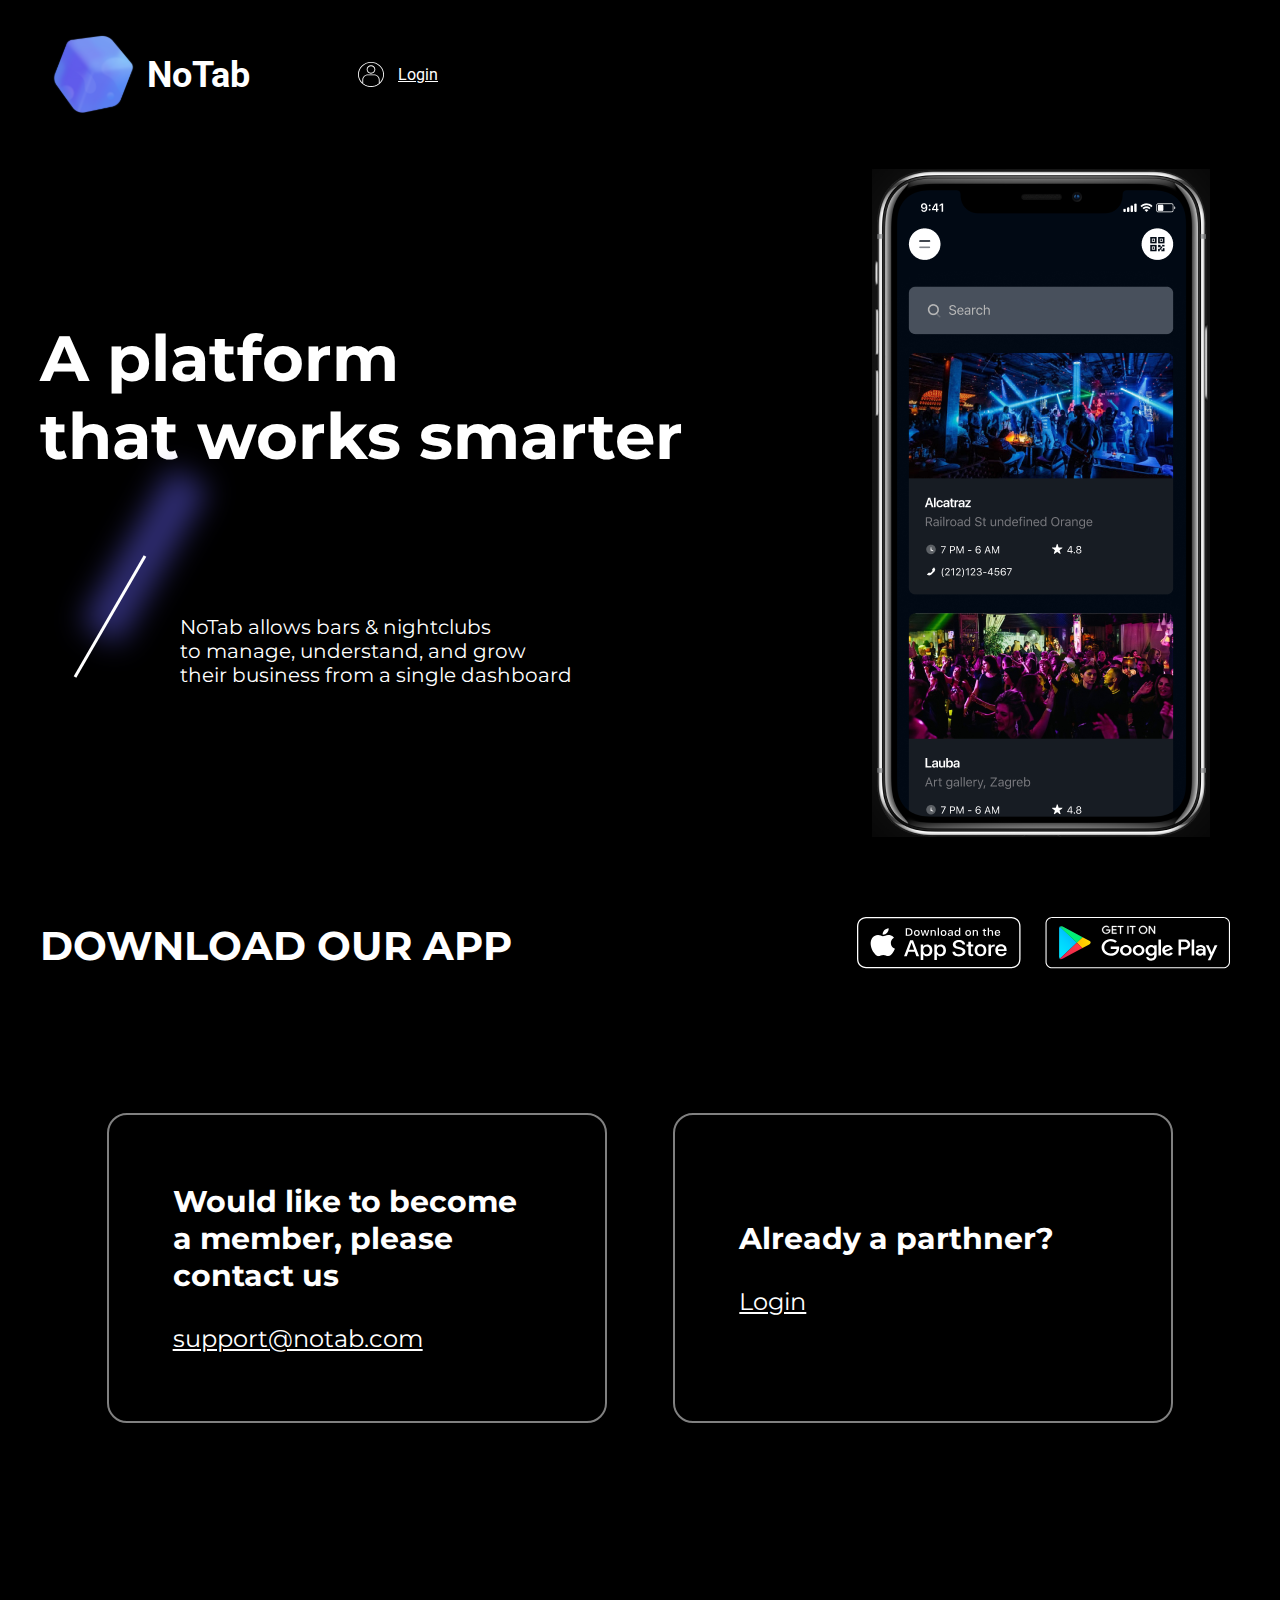
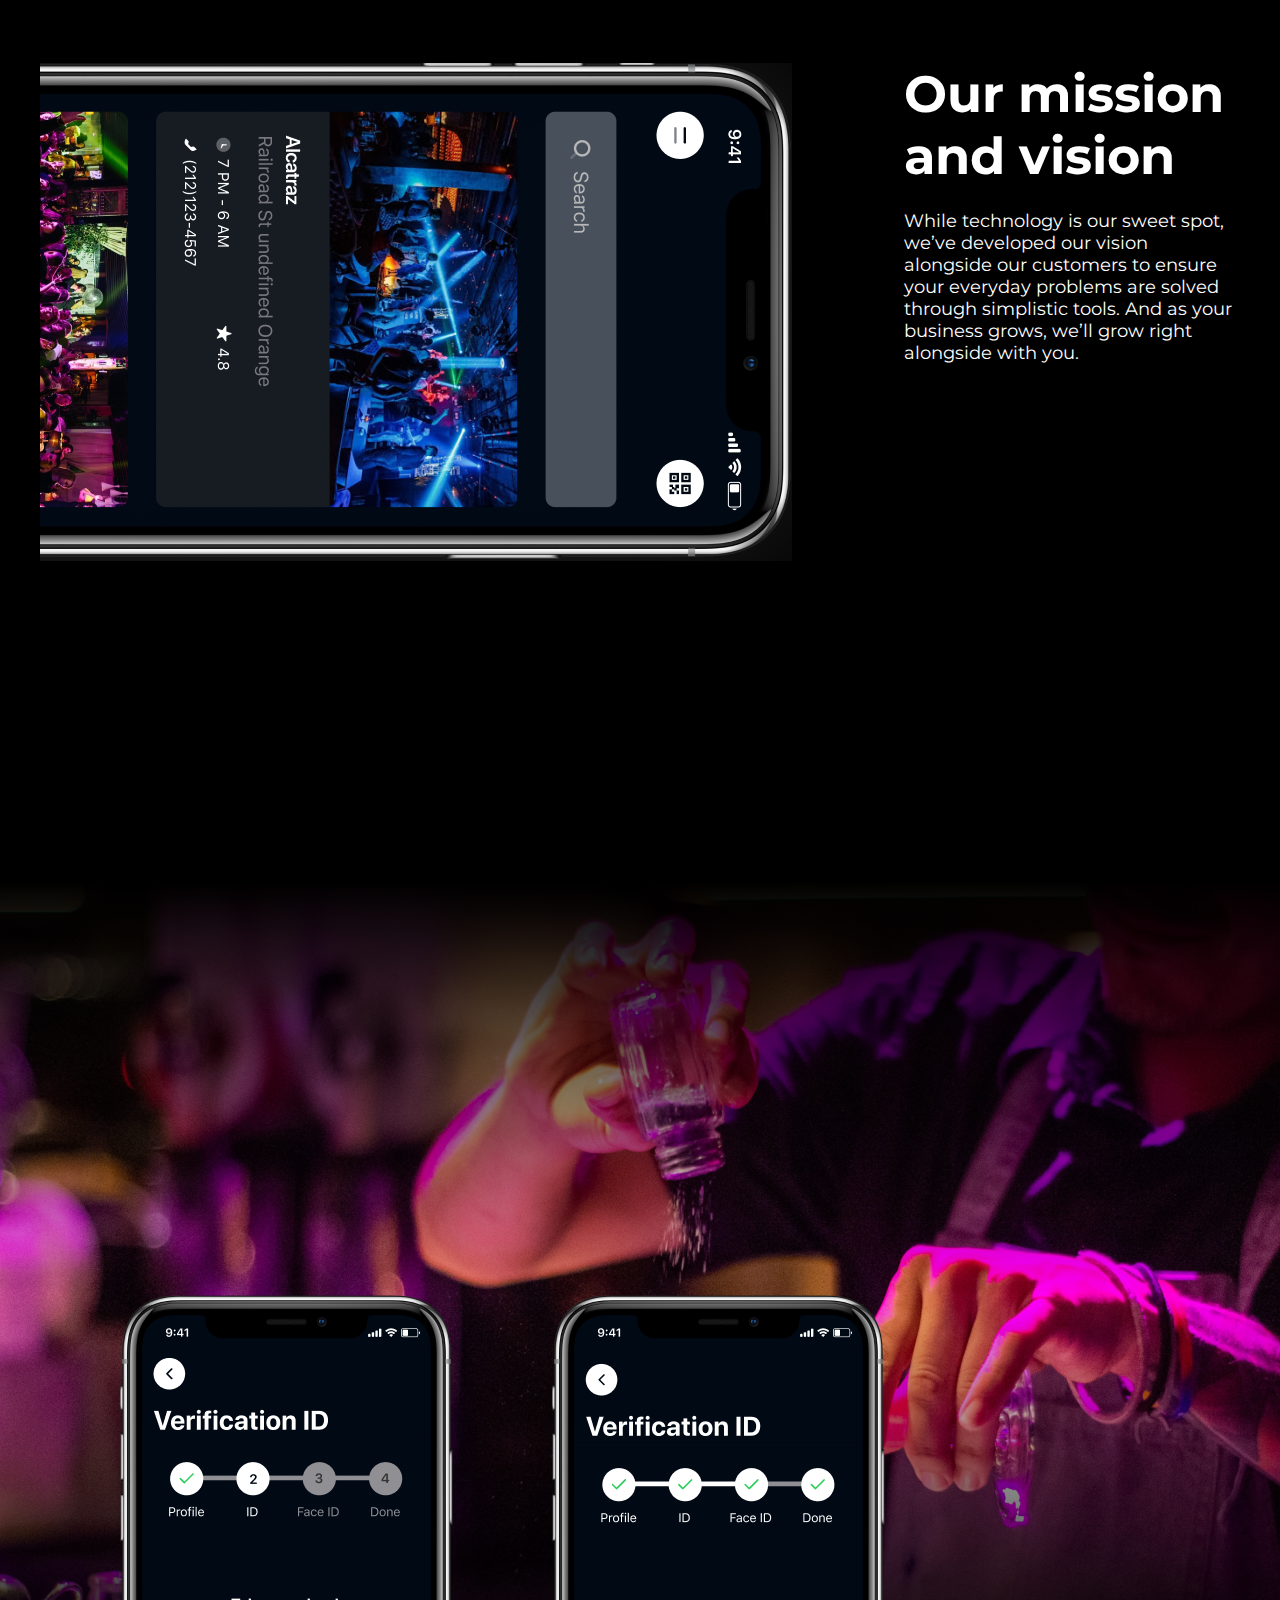
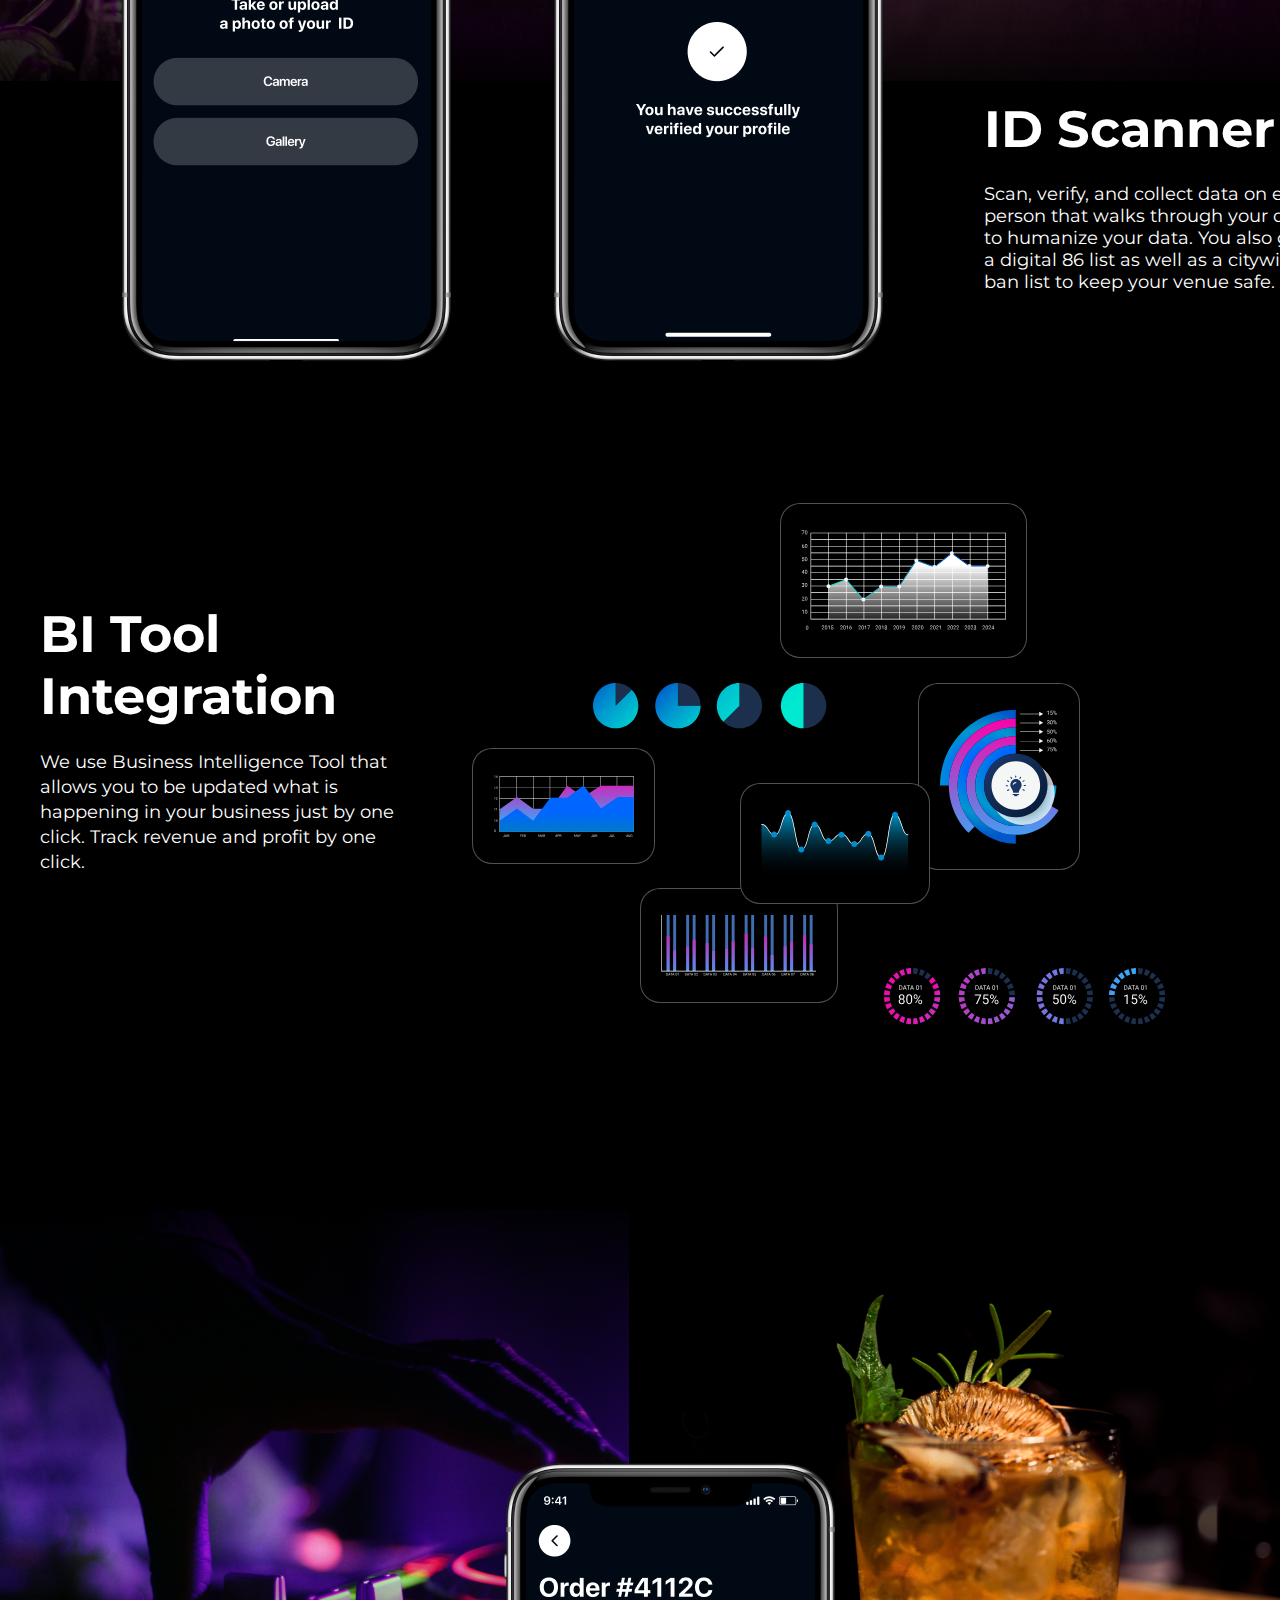
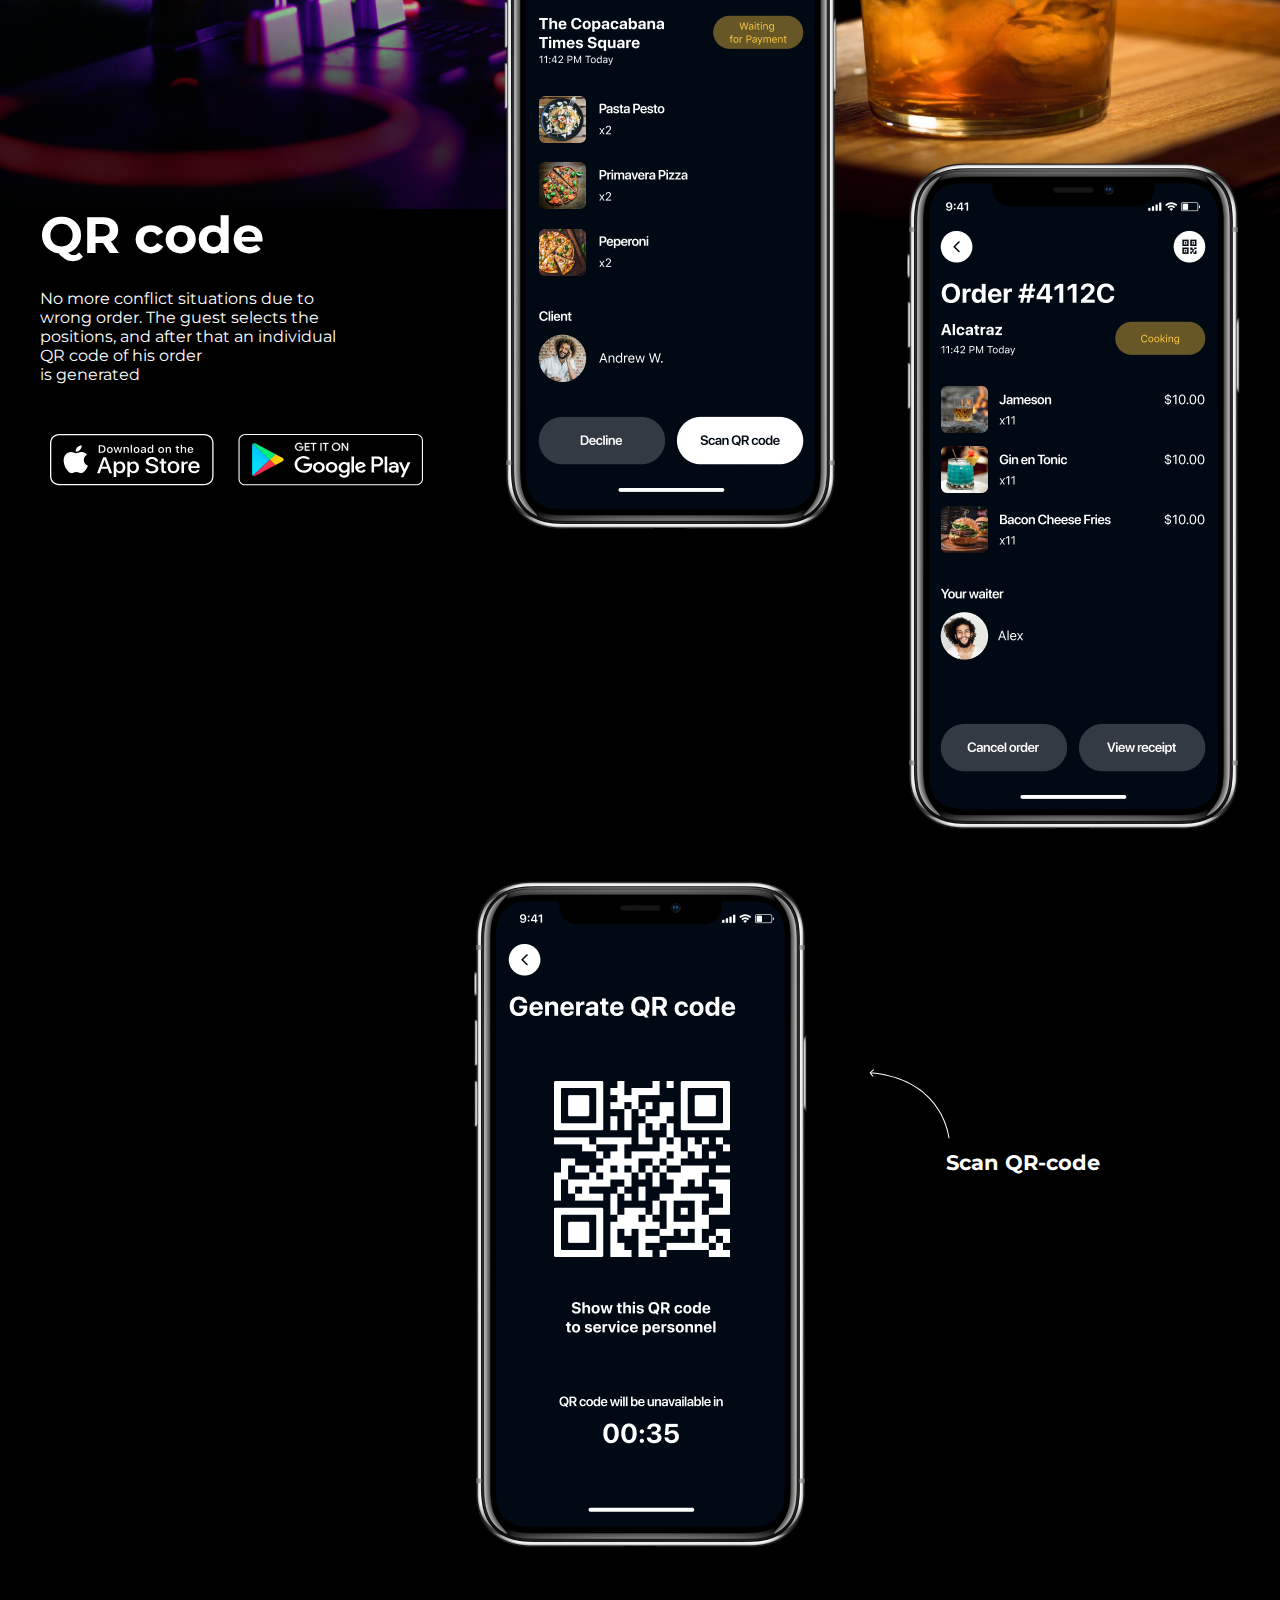
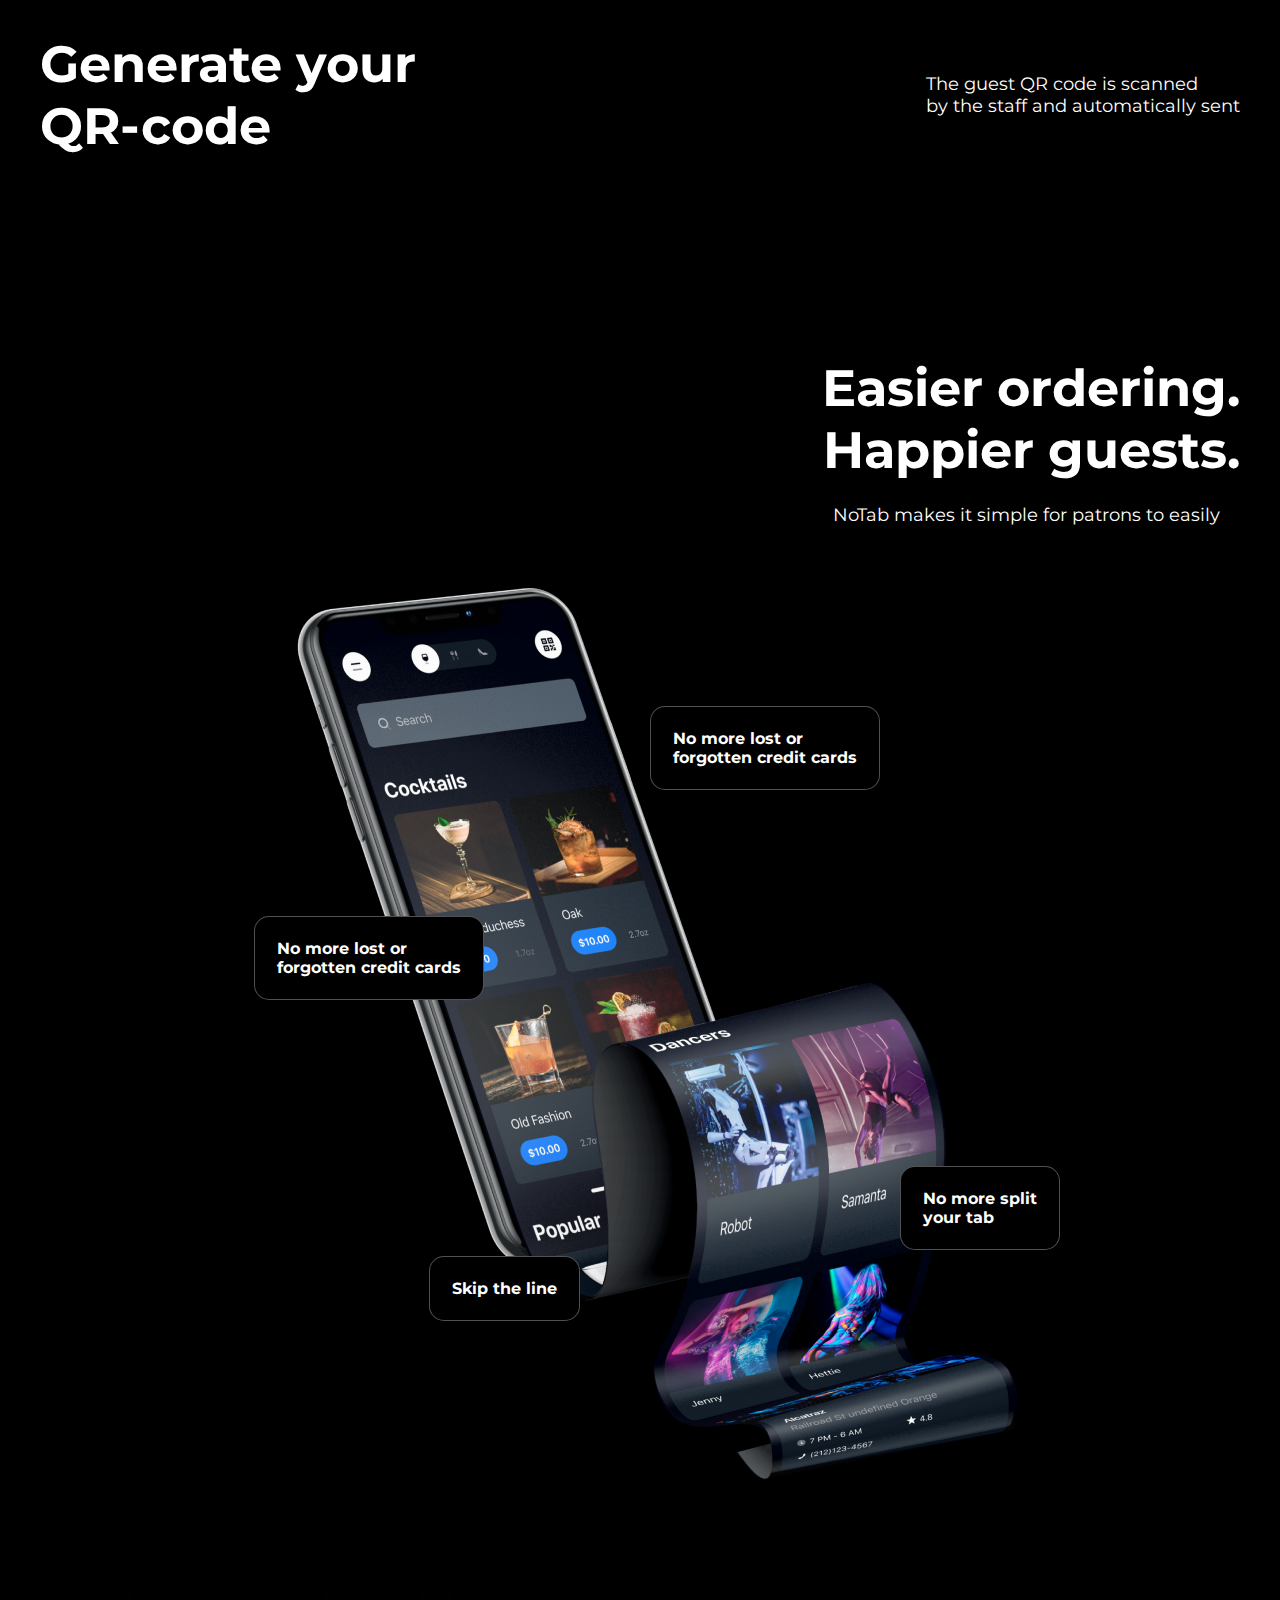
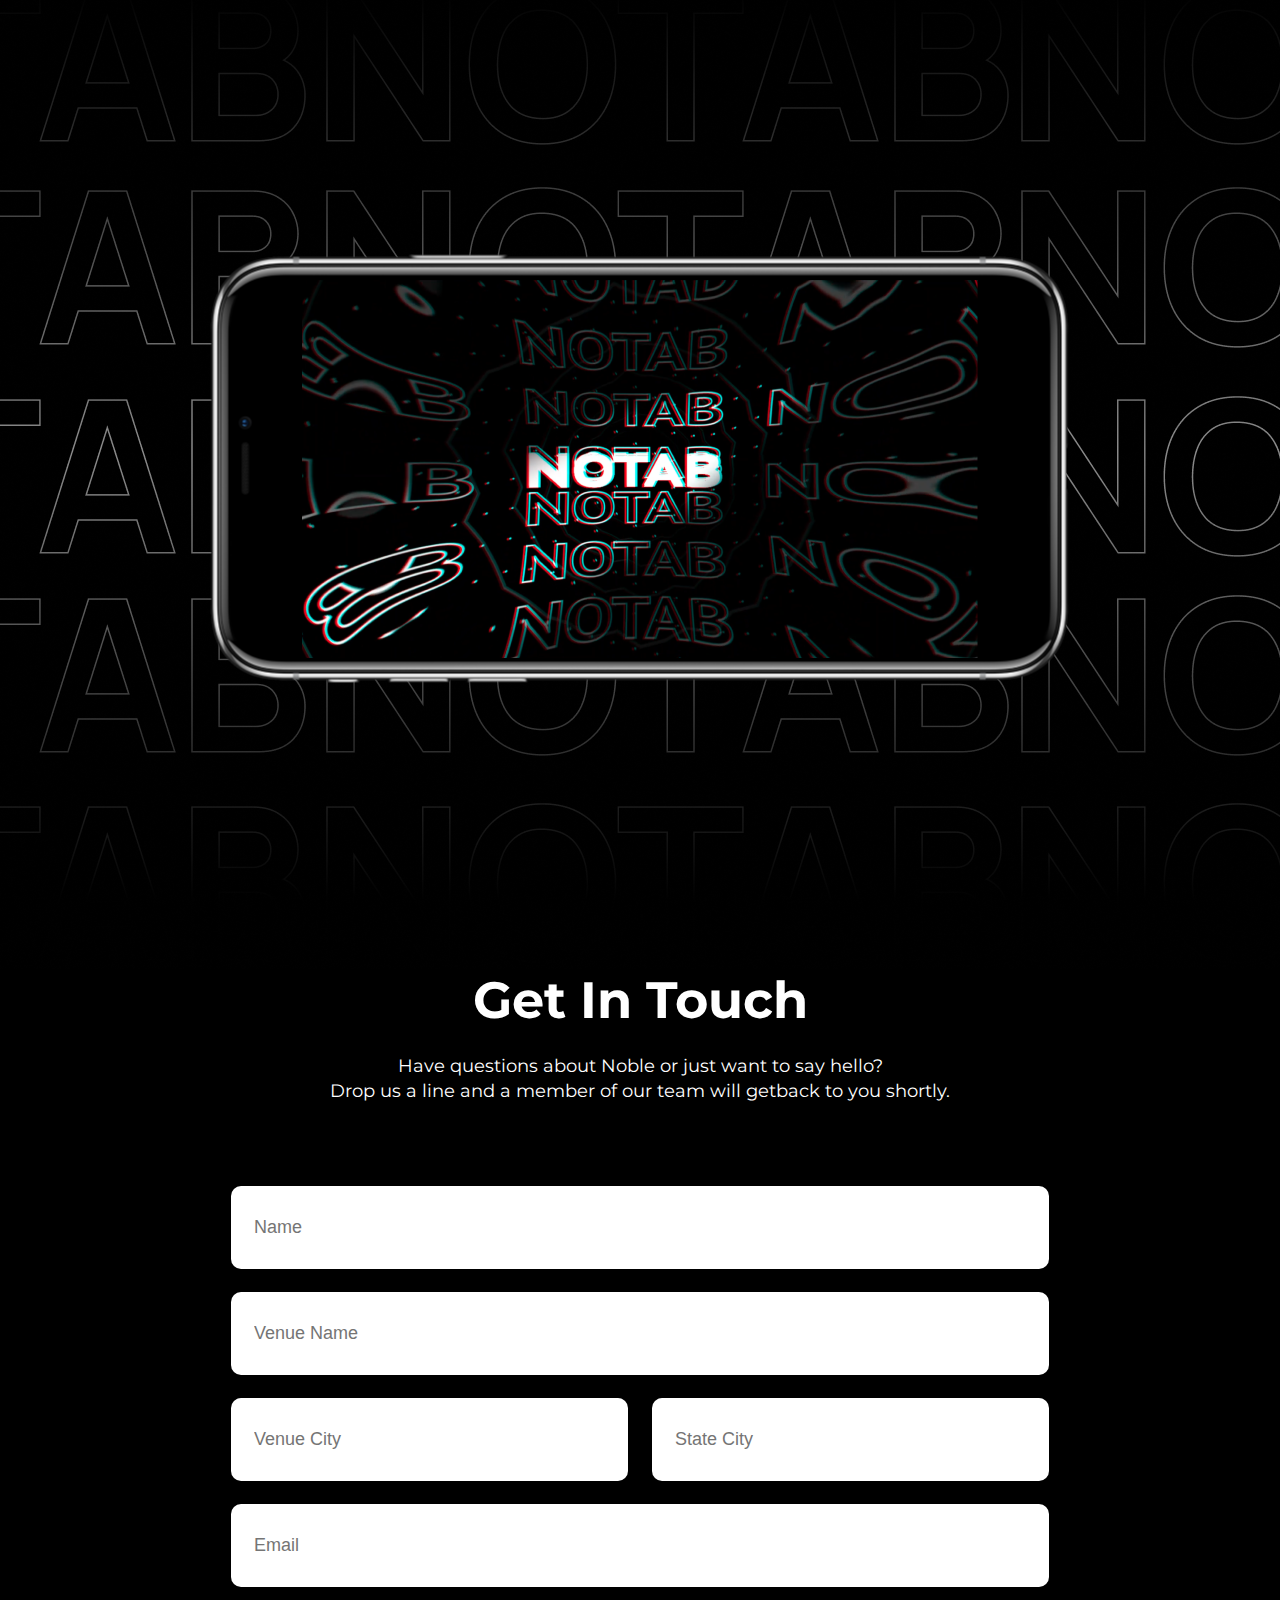
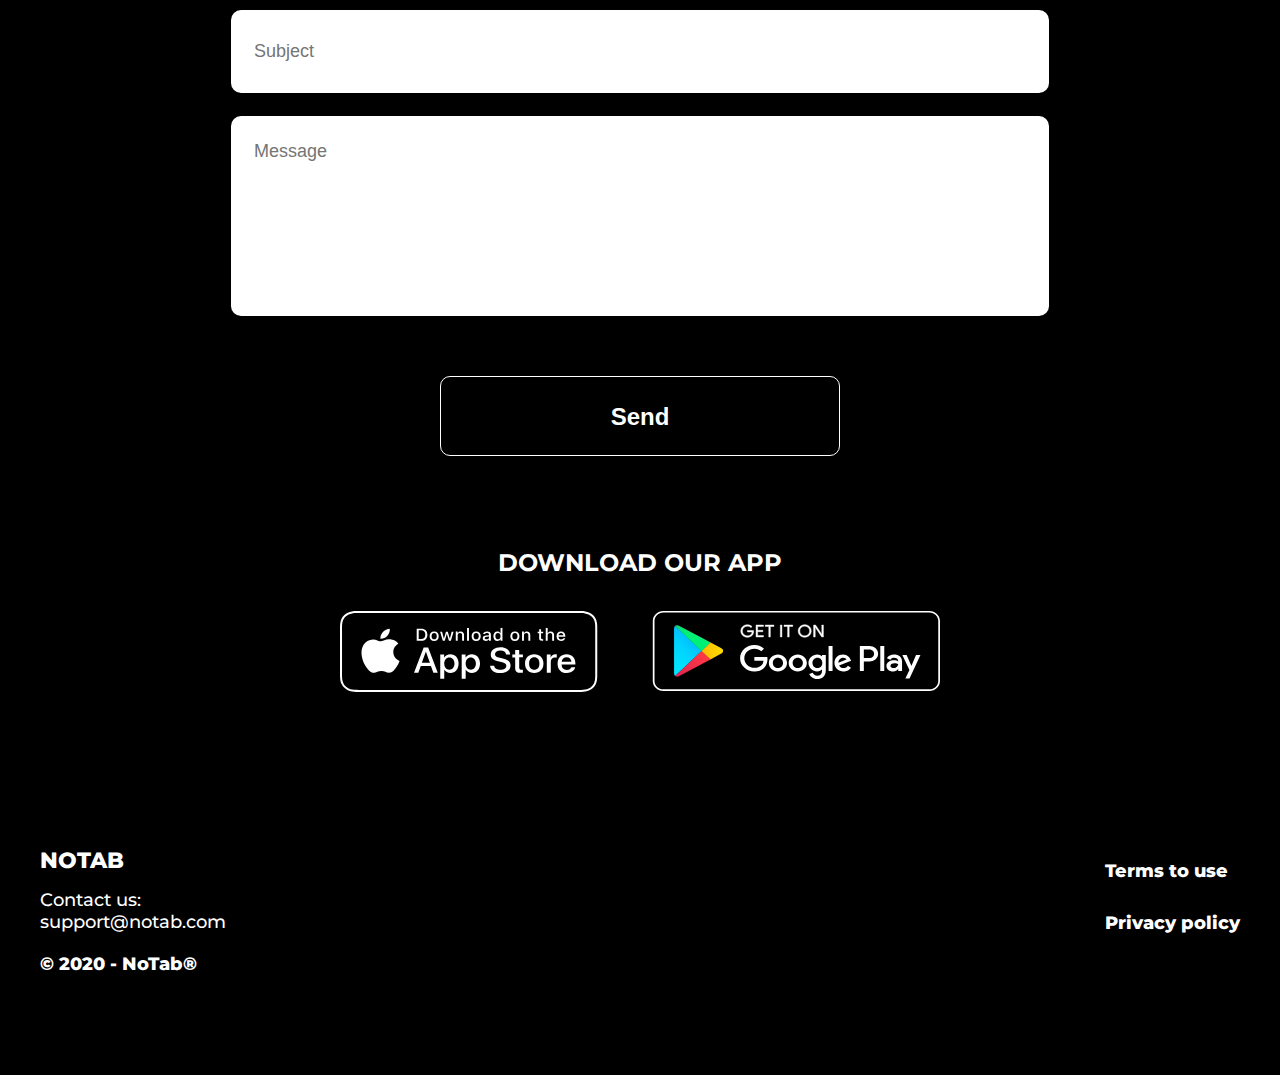
<file: index.html>
<!DOCTYPE html>
<html lang="en">
<head>
    <meta charset="UTF-8">
    <meta http-equiv="X-UA-Compatible" content="IE=edge">
    <meta name="viewport" content="width=device-width, initial-scale=1.0">
    <link rel="stylesheet" href="css/style.css">
    <link rel="preconnect" href="https://fonts.googleapis.com">
    <link rel="preconnect" href="https://fonts.gstatic.com" crossorigin>
    <link href="https://fonts.googleapis.com/css2?family=Montserrat:wght@400;500&family=Roboto&display=swap" rel="stylesheet">
    <title>Document</title>
</head>
<body>
    <div class="content"></div>
    <section class="header">
        <div class="container">
            <div class="header-wrapper">
                <div class="header-logo">
                    <img src="img/header-logo.svg" class="header-logo__img"></img>
                    <div class="header-logo__text">NoTab</div>
                </div>
                <div class="header-user">
                    <img src="img/user.svg" class="header-user__icon"></img>
                    <a href="#" class="header-user__link">Login</a>   
                </div>
            </div>
        </div>
    </section>
    <section class="main">
        <div class="container">
            <div class="platform">
                <div class="platform-text">
                    <div class="platform-title">A platform <br> that works smarter</div>
                    <div class="platform-suptitle">
                        <p class="platform-suptitle__text">NoTab allows bars & nightclubs <br>
                        to manage, understand, and grow <br>
                        their business from a single dashboard</p>
                    </div>
                </div>
                <img src="img/iPhone X image_cut-photo.ru.png" alt="iphone-x" class="platform__img">
            </div>
            <div class="main-download">
                <div>
                    <p class="main-download__text">Download our app</p>
                </div>
                <div class="main-download__buttons">
                    <a href="#" class="main-download__button"><img src="img/app store.svg" alt="" class="main-download__img"></a>
                    <a href="#" class="main-download__button"><img src="img/google play.svg" alt="" class="main-download__img"></a>
                </div>
            </div>
            <div class="parthner">
                <div class="parthner-card">
                    <div class="parthner-card__text">Would like to become a member, please contact us</div>
                    <a href="" class="parthner-card__link">support@notab.com</a>
                </div>
                <div class="parthner-card">
                    <div class="parthner-card__text">Already a parthner?</div>
                    <a href="" class="parthner-card__link">Login</a>
                </div>
            </div>
            <div class="mission">
                <div class="mission-photo">
                    <img src="img/mission__img_cut-photo.ru.png" class="mission__img"></img>
                </div>
                <div class="mission-text">
                    <h1 class="mission__title">Our mission and vision</h1>
                    <h4 class="mission__suptitle">While technology is our sweet spot, we’ve developed our vision alongside
                        our customers to ensure your everyday problems are solved through simplistic tools. And as your business grows, we’ll grow right alongside with you. </h4>
                </div>
            </div>
        </div>
        <div class="scaner">
            <div class="scaner-shadow">
                <div class="container">
                    <div class="scaner-wrapper">
                        <img src="img/scaner-1.png" alt="" class="scaner-verification">
                        <img src="img/scaner-2.png" alt="" class="scaner-verification">
                        <div class="scaner-text">
                            <div class="scaner__title">ID Scanner</div>
                            <div class="scaner__suptitle">Scan, verify, and collect data on each person that walks through your door
                                to humanize your data. You also get
                                a digital 86 list as well as a citywide ban list to keep your venue safe.</div>
                        </div>
                    </div>
                </div>
            </div>
        </div>
        <div class="tools">
            <div class="container">
                <div class="tools-text">
                    <div class="tools__title">BI Tool Integration</div>
                    <div class="tools__suptitle">We use Business Intelligence Tool that allows you to be updated what is happening in your business just by one click. Track revenue and profit by one click.</div>
                </div>
                <div class="tools__images">
                    <img src="img/tools-1.svg" alt="" class="tools__img-1 tools-img">
                    <img src="img/tools-2.svg" alt="" class="tools__img-2">
                    <img src="img/tools-3.svg" alt="" class="tools__img-3 tools-img">
                    <img src="img/tools-4.svg" alt="" class="tools__img-4 tools-img">
                    <img src="img/tools-5.svg" alt="" class="tools__img-5 tools-img">
                    <img src="img/tools-6.svg" alt="" class="tools__img-6 tools-img">
                    <img src="img/tools-7.svg" alt="" class="tools__img-7">
                </div>
            </div>
        </div>
        <div class="qr">
            <div class="qr-shadow"></div>
                <img src="img/didzey.png" alt="" class="qr-back1">
                <img src="img/coctail.png" alt="" class="qr-back2">
            
            <div class="container">
                <div class="qr-wrapper">
                    <div class="qr-text">
                        <div class="qr__title">QR code</div>
                        <div class="qr__suptitle">No more conflict situations due to wrong order. The guest selects the positions, and after that an individual QR code of his order <br> is generated</div>
                        <div class="main-download__buttons">
                            <a href="#" class="main-download__button"><img src="img/app store.svg" alt="" class="main-download__img"></a>
                            <a href="#" class="main-download__button"><img src="img/google play.svg" alt="" class="main-download__img"></a>
                        </div>
                    </div>
                    <img src="img/iphone-1 qr.png" alt="" class="qr-iphone1">
                    <img src="img/iphone-2 qr.png" alt="" class="qr-iphone2">
                </div>
                <div class="qr-generate">
                    <img src="img/iphone-3 qr.png" alt="" class="qr-generate__img">
                    <img src="img/Arrow 1.svg"class="qr-generate__arrow"></img>
                    <div class="qr-generate__text">Scan QR-code</div>
                </div>
                <div class="qr-generate-bottom">
                    <div class="qr-generate-bottom__title">Generate your <br>QR-code</div>
                    <div class="qr-generate-bottom__text">The guest QR code is scanned <br>
                        by the staff and automatically sent</div>
                </div>
            </div>
        </div>
        <div class="ordering">
            <div class="container">
                <div class="ordering-text">
                    <div class="ordering__title">Easier ordering. <br>
                        Happier guests.</div>
                    <div class="ordering__suptitle">NoTab makes it simple for patrons to easily</div>
                </div>
                
                <div class="ordering-content">
                    <img src="img/iPhone XS Longscroll Mockup 1.png" alt="" class="ordering__img">
                    <div class="ordering-card ordering-card1">No more lost or <br>
                        forgotten credit cards</div>
                    <div class="ordering-card ordering-card2">No more lost or <br>
                        forgotten credit cards</div>
                    <div class="ordering-card ordering-card3">No more split <br>
                        your tab</div>
                    <div class="ordering-card ordering-card4">Skip the line</div>
                </div>
            </div>
        </div>
        <div class="notab">
            <img class="notab__back" src="img/NoTab-back.png" alt="">
            <img src="img/notab-front.png" alt="" class="notab__front">
            <img src="img/screen.png" alt="" class="notab__screen">
        </div>
        <div class="contacts">
            <div class="contacts__title">Get In Touch</div>
            <div class="contacts__suptitle">Have questions about Noble or just want to say hello? <br>
                Drop us a line and a member of our team will getback to you shortly.</div>
            <div class="forms">
                <form action="" class="form">
                    <input type="text" placeholder="Name" class="input">
                </form>
                <form action="" class="form">
                    <input type="text" placeholder="Venue Name" class="input">
                </form>
                <div class="forms-city">
                    <form action="" class="form">
                        <input type="text" placeholder="Venue City" class="input input-small">
                    </form>
                    <form action="" class="form">
                        <input type="text" placeholder="State City" class="input input-small">
                    </form>
                </div>
                <form action="" class="form">
                    <input type="text" placeholder="Email" class="input">
                </form>
                <form action="" class="form">
                    <input type="text" placeholder="Subject" class="input">
                </form>
                <form action="" class="form">
                    <input type="text" placeholder="Message" class="input input-big">
                </form>
            </div>
            <button class="contacts-send">Send</button>
            <div class="download">
                <div class="download__title">DOWNLOAD OUR APP</div>
                <div class="download__buttons">
                    <a href="#" class="download__button"><img src="img/app store.svg" alt="" class="download__img apple"></a>
                    <a href="#" class="download__button"><img src="img/google play.svg" alt="" class="download__img google"></a>
                </div>
            </div>
        </div>
    </section>
    <section class="footer">
        <div class="container">
            <div class="footer-wrapper">
                <div class="footer-left">
                    <div class="footer__title">Notab</div>
                    <div class="footer__suptitle">Contact us: <br> support@notab.com</div>
                    <div class="footer__mark">© 2020 - NoTab®</div>
                </div>
                <div class="footer-right">
                    <a href="#" class="footer__link">Terms to use</a>
                    <a href="#" class="footer__link">Privacy policy</a>
                </div>
            </div>
        </div>
    </section>
</body>
</html>
</file>
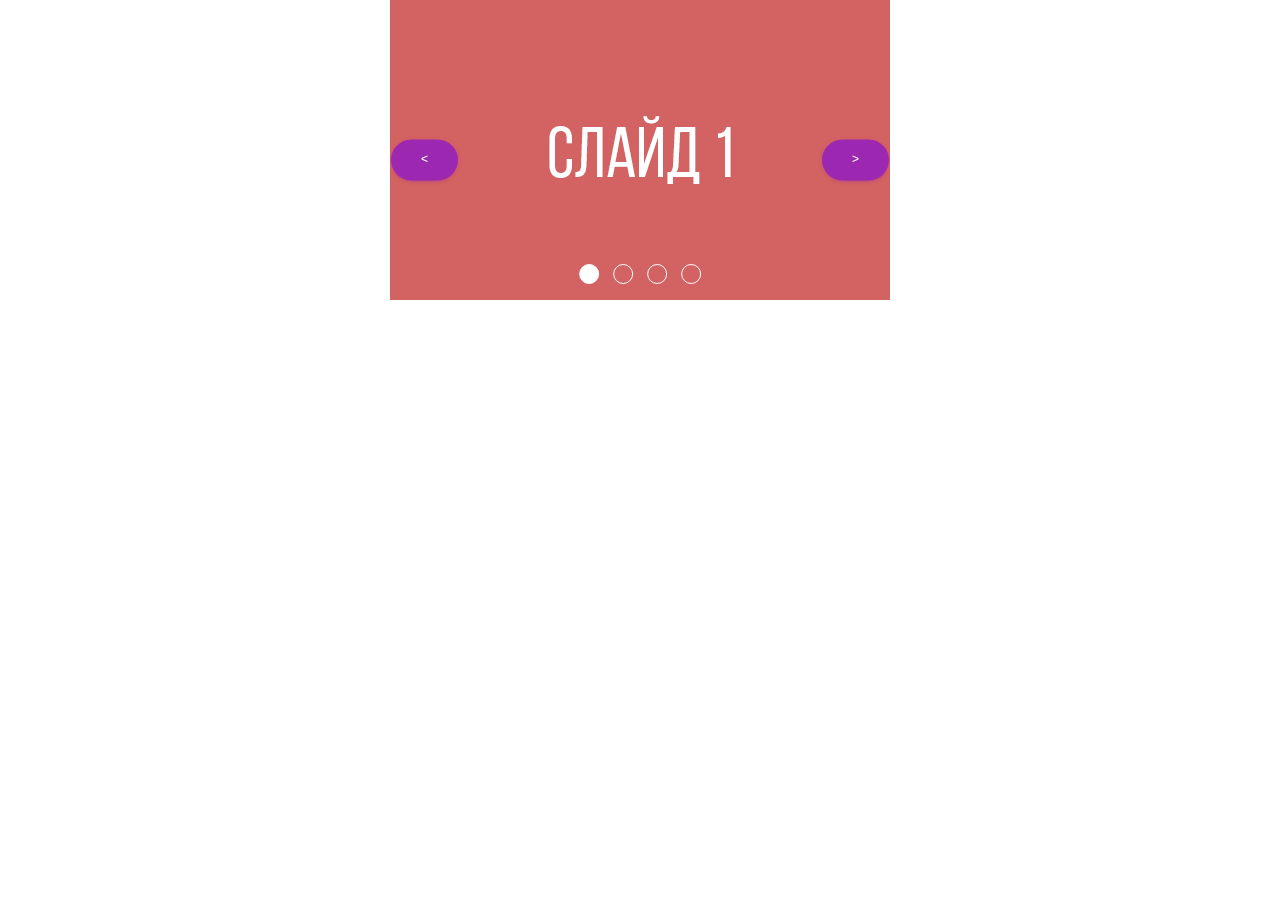
<file: slider/index.html>
<!DOCTYPE html>
<html lang="ru">
<head>
	<meta charset="UTF-8">
	<title>Lesson 15</title>
	<link rel="stylesheet" href="css/bootstrap.min.css">
	<link rel="stylesheet" href="css/material-kit.css">
	<link rel="stylesheet" href="css/style.css">
</head>
<body>

	<div class="container">
		<div class="slider">
				<div class="viewport">
					<ul class="sliderwprapper">
						<li class="slide"><img src="img/1.png" alt="Слайд 1"></li>
						<li class="slide"><img src="img/2.png" alt="Слайд 2"></li>
						<li class="slide"><img src="img/3.png" alt="Слайд 3"></li>
						<li class="slide"><img src="img/4.png" alt="Слайд 4"></li>
					</ul>
					<div class="btn btn-prev btn-round btn-primary">&lt;</div>
					<div class="btn btn-next btn-round btn-primary">&gt;</div>
					<div class="btns">
						<div class="slide-nav active"></div>
						<div class="slide-nav"></div>
						<div class="slide-nav"></div>
						<div class="slide-nav"></div>
					</div>
				</div>
		</div>
	</div>

	
	
	<script src="http://code.jquery.com/jquery-2.2.4.min.js"></script>
	<script src="js/main.js"></script> 
	
	
</body> 
</html>
</file>
<file: css/style.css>
* {
  box-sizing: border-box;
  margin: 0;
}

body {
  background-color: black;
  color: white;
}

.container {
  width: 1200px;
  margin: 0 auto;
}

.header {
  padding: 20px 0;
  font-family: "Roboto", sans-serif;
}
.header-wrapper {
  display: flex;
  justify-content: space-between;
  align-items: center;
}
.header-logo {
  display: flex;
  align-items: center;
}
.header-logo__text {
  font-size: 36px;
  font-weight: bold;
}
.header-user {
  display: flex;
  align-items: center;
  margin-right: auto;
  margin-left: 108px;
}
.header-user__link {
  color: white;
  -webkit-text-decoration: underline white;
          text-decoration: underline white;
  margin-left: 14px;
}

.main {
  font-family: "Montserrat", sans-serif;
  margin: 20px 0;
}
.main-download {
  display: flex;
  justify-content: space-between;
  align-items: center;
  margin-top: 80px;
  margin-bottom: 60px;
}
.main-download__text {
  font-size: 40px;
  font-weight: bold;
  text-transform: uppercase;
}
.main-download__button {
  margin: 0 10px;
}

.platform {
  display: flex;
  align-items: center;
  justify-content: space-between;
}
.platform__img {
  margin-right: 30px;
}
.platform-title {
  font-size: 64px;
  font-weight: bold;
  margin-bottom: 140px;
}
.platform-suptitle__text {
  font-size: 20px;
  margin-left: 140px;
}
.platform-suptitle::before {
  content: "";
  width: 140px;
  height: 3px;
  background-color: white;
  display: block;
  float: left;
  transform: rotate(-60deg);
  position: absolute;
  box-shadow: 70px 0px 30px 20px rgba(96, 92, 234, 0.5);
}

.parthner {
  display: flex;
  align-items: center;
  justify-content: space-evenly;
  padding: 80px 0 240px 0;
}
.parthner-card {
  width: 500px;
  height: 310px;
  border: 2px solid rgba(255, 255, 255, 0.5);
  border-radius: 20px;
  align-items: left;
  padding: 40px 64px;
  display: flex;
  justify-content: center;
  flex-direction: column;
}
.parthner-card__text {
  font-size: 30px;
  font-weight: bold;
  margin-bottom: 30px;
}
.parthner-card__link {
  -webkit-text-decoration-color: white;
          text-decoration-color: white;
  color: white;
  font-size: 24px;
}

.mission {
  display: flex;
  justify-content: space-between;
  padding-bottom: 280px;
}
.mission-text {
  width: 28%;
}
.mission__title {
  font-size: 51px;
  margin-bottom: 23px;
}
.mission__suptitle {
  font-size: 18px;
  font-weight: 400;
}

.scaner {
  background: url("../img/barmen.png") no-repeat;
  z-index: 10;
  margin: 0 auto;
  width: 1440px;
}
.scaner-shadow {
  height: 900px;
  background: linear-gradient(0deg, rgb(0, 0, 0) 4%, rgba(255, 255, 255, 0) 50%, rgb(0, 0, 0) 96%);
  z-index: 20;
}
.scaner-wrapper {
  padding-top: 450px;
  display: flex;
  align-items: flex-end;
  justify-content: space-between;
}
.scaner-text {
  width: 28%;
  margin-bottom: 70px;
}
.scaner__title {
  font-size: 51px;
  font-weight: 700;
  margin-bottom: 23px;
}
.scaner__suptitle {
  font-size: 18px;
}

.tools {
  height: 600px;
  margin-top: 458px;
  position: relative;
}
.tools-text {
  width: 40%;
}
.tools__title {
  font-weight: 700;
  font-size: 51px;
  line-height: 62px;
  margin-bottom: 23px;
}
.tools__suptitle {
  font-weight: 400;
  font-size: 18px;
  line-height: 25px;
  width: 80%;
}
.tools__img-1 {
  position: absolute;
  top: -100px;
  right: 253px;
}
.tools__img-2 {
  position: absolute;
  top: 80px;
  right: 453px;
}
.tools__img-3 {
  position: absolute;
  top: 80px;
  right: 200px;
}
.tools__img-4 {
  position: absolute;
  top: 145px;
  right: 625px;
}
.tools__img-5 {
  position: absolute;
  top: 180px;
  right: 350px;
  z-index: 10;
}
.tools__img-6 {
  position: absolute;
  top: 285px;
  right: 442px;
}
.tools__img-7 {
  position: absolute;
  top: 365px;
  right: 114px;
}
.tools-img {
  border: 1px solid rgba(212, 212, 212, 0.3843137255);
  border-radius: 20px;
  padding: 25px 20px;
  background-color: black;
}

.qr-shadow {
  background: linear-gradient(179.83deg, #000000 -3.1%, rgba(0, 0, 0, 0) 56.76%, rgba(0, 0, 0, 0.7568627451) 83.92%);
  z-index: -2;
  height: 608px;
  position: absolute;
  width: 100%;
}
.qr-back1 {
  position: absolute;
  z-index: -3;
}
.qr-back2 {
  position: absolute;
  right: 0;
  z-index: -1;
}
.qr-wrapper {
  display: flex;
  justify-content: space-between;
  align-items: center;
  z-index: 20;
  padding-top: 260px;
}
.qr__title {
  font-weight: 700;
  font-size: 51px;
  line-height: 62px;
  margin-bottom: 23px;
}
.qr__suptitle {
  width: 315px;
  margin-bottom: 50px;
}
.qr-iphone1 {
  font-size: 18px;
  margin-bottom: 25%;
}
.qr-iphone2 {
  font-size: 18px;
  margin-top: 25%;
}
.qr-generate {
  text-align: center;
  margin-top: 50px;
  position: relative;
}
.qr-generate__arrow {
  position: absolute;
  top: 28%;
  right: 290px;
}
.qr-generate__text {
  position: absolute;
  top: 40%;
  right: 140px;
  font-weight: bold;
  font-size: 21px;
}
.qr-generate-bottom {
  margin-top: 80px;
  display: flex;
  align-items: center;
  justify-content: space-between;
}
.qr-generate-bottom__title {
  font-weight: 700;
  font-size: 51px;
  line-height: 62px;
}
.qr-generate-bottom__text {
  font-size: 18px;
}

.ordering {
  margin-top: 200px;
  margin-bottom: 100px;
}
.ordering-text {
  text-align: right;
}
.ordering__title {
  font-weight: 700;
  font-size: 51px;
  line-height: 62px;
  margin-bottom: 23px;
}
.ordering__suptitle {
  font-size: 18px;
  margin-right: 20px;
}
.ordering-content {
  text-align: center;
  position: relative;
}
.ordering__img {
  z-index: -1;
}
.ordering-card {
  border: 1px solid rgba(212, 212, 212, 0.3843137255);
  padding: 22px;
  border-radius: 15px;
  text-align: left;
  font-weight: bold;
  background-color: black;
}
.ordering-card1 {
  position: absolute;
  top: 180px;
  right: 30%;
}
.ordering-card2 {
  position: absolute;
  top: 390px;
  right: 63%;
}
.ordering-card3 {
  position: absolute;
  top: 640px;
  right: 15%;
}
.ordering-card4 {
  position: absolute;
  top: 730px;
  right: 55%;
}

.notab {
  display: flex;
  align-items: center;
  justify-content: center;
  position: relative;
  height: 800px;
}
.notab__back {
  position: absolute;
}
.notab__front {
  position: absolute;
  top: 50%;
  right: 50%;
  transform: translate(50%, -50%);
}
.notab__screen {
  z-index: 100;
}

.contacts {
  text-align: center;
  margin-top: 100px;
}
.contacts__title {
  font-weight: 700;
  font-size: 51px;
  line-height: 62px;
  margin-bottom: 23px;
}
.contacts__suptitle {
  font-size: 18px;
  line-height: 25px;
  margin-bottom: 82px;
}
.contacts-send {
  font-weight: 700;
  font-size: 24px;
  line-height: 29px;
  color: white;
  background: #000000;
  border: 1px solid #FFFFFF;
  border-radius: 10px;
  width: 400px;
  height: 80px;
  margin-top: 37px;
  margin-bottom: 90px;
  cursor: pointer;
  transition: 0.3s;
}
.contacts-send:hover {
  transition: 0.3s;
  background-color: white;
  color: #000;
}

.forms {
  width: 818px;
  margin: 0 auto;
}
.forms-city {
  display: flex;
  justify-content: space-between;
  align-items: center;
}

.form {
  margin-bottom: 23px;
}

.input {
  border-radius: 10px;
  border: 1px solid #5C5C5C;
  border: none;
  height: 83px;
  width: 100%;
  padding-left: 23px;
  color: #BFBFBF;
  font-size: 18px;
  line-height: 25px;
}
.input-small {
  width: 397px;
}
.input-big {
  height: 200px;
  padding-bottom: 130px;
}

.download__title {
  font-weight: 700;
  font-size: 24px;
  line-height: 33px;
}
.download__buttons {
  display: flex;
  width: 600px;
  justify-content: space-between;
  margin: 0 auto;
  align-items: center;
  margin-top: 32px;
}

.google {
  width: 288px;
}

.apple {
  width: 258px;
}

.footer {
  font-family: "Montserrat", sans-serif;
  margin-top: 150px;
  padding-bottom: 100px;
}
.footer-wrapper {
  display: flex;
  align-items: center;
  justify-content: space-between;
}
.footer__link {
  display: block;
  margin-bottom: 25px;
  color: white;
  text-decoration: none;
  font-weight: 800;
  font-size: 18px;
  line-height: 25px;
}
.footer__link::after {
  content: "";
  display: block;
  width: 100%;
  height: 2px;
  background-color: #fff;
  opacity: 0;
  transition: 0.2s;
}
.footer__link:hover::after {
  opacity: 1;
  transition: 0.2s;
}
.footer__suptitle {
  font-size: 18px;
  font-weight: 500;
  margin-bottom: 20px;
}
.footer__mark {
  font-size: 18px;
  font-weight: 800;
}
.footer__title {
  font-size: 22px;
  text-transform: uppercase;
  margin-bottom: 15px;
  font-weight: 800;
}/*# sourceMappingURL=style.css.map */
</file>
<file: slider/css/material-kit.css>
body {
  background-color: #fff;
}
body.inverse {
  background: #333333;
}
body.inverse, body.inverse .form-control {
  color: #ffffff;
}
body.inverse .modal,
body.inverse .modal .form-control,
body.inverse .panel-default,
body.inverse .panel-default .form-control,
body.inverse .card,
body.inverse .card .form-control {
  background-color: initial;
  color: initial;
}

.life-of-material-kit {
  background: #FFFFFF;
}

body, h1, h2, h3, h4, h5, h6, .h1, .h2, .h3, .h4 {
  font-family: "Roboto", "Helvetica", "Arial", sans-serif;
  font-weight: 300;
  line-height: 1.5em;
}

a, a:hover, a:focus {
  color: #9c27b0;
}
a .material-icons, a:hover .material-icons, a:focus .material-icons {
  vertical-align: middle;
}

/*           Animations              */
.animation-transition-general, .carousel .carousel-indicators li {
  -webkit-transition: all 300ms linear;
  -moz-transition: all 300ms linear;
  -o-transition: all 300ms linear;
  -ms-transition: all 300ms linear;
  transition: all 300ms linear;
}

.animation-transition-slow {
  -webkit-transition: all 370ms linear;
  -moz-transition: all 370ms linear;
  -o-transition: all 370ms linear;
  -ms-transition: all 370ms linear;
  transition: all 370ms linear;
}

.animation-transition-fast, .navbar {
  -webkit-transition: all 150ms ease 0s;
  -moz-transition: all 150ms ease 0s;
  -o-transition: all 150ms ease 0s;
  -ms-transition: all 150ms ease 0s;
  transition: all 150ms ease 0s;
}

.form-horizontal .radio,
.form-horizontal .checkbox,
.form-horizontal .radio-inline,
.form-horizontal .checkbox-inline {
  padding-top: 0;
}
.form-horizontal .radio {
  margin-bottom: 10px;
}
.form-horizontal label {
  text-align: right;
}
.form-horizontal label.control-label {
  margin: 0;
}

.btn,
.navbar .navbar-nav > li > a.btn {
  border: none;
  border-radius: 3px;
  position: relative;
  padding: 12px 30px;
  margin: 10px 1px;
  font-size: 12px;
  font-weight: 400;
  text-transform: uppercase;
  letter-spacing: 0;
  will-change: box-shadow, transform;
  transition: box-shadow 0.2s cubic-bezier(0.4, 0, 1, 1), background-color 0.2s cubic-bezier(0.4, 0, 0.2, 1);
}
.btn::-moz-focus-inner,
.navbar .navbar-nav > li > a.btn::-moz-focus-inner {
  border: 0;
}
.btn, .btn.btn-default,
.navbar .navbar-nav > li > a.btn,
.navbar .navbar-nav > li > a.btn.btn-default {
  box-shadow: 0 2px 2px 0 rgba(153, 153, 153, 0.14), 0 3px 1px -2px rgba(153, 153, 153, 0.2), 0 1px 5px 0 rgba(153, 153, 153, 0.12);
}
.btn, .btn:hover, .btn:focus, .btn:active, .btn.active, .btn:active:focus, .btn:active:hover, .btn.active:focus, .btn.active:hover, .open > .btn.dropdown-toggle, .open > .btn.dropdown-toggle:focus, .open > .btn.dropdown-toggle:hover, .btn.btn-default, .btn.btn-default:hover, .btn.btn-default:focus, .btn.btn-default:active, .btn.btn-default.active, .btn.btn-default:active:focus, .btn.btn-default:active:hover, .btn.btn-default.active:focus, .btn.btn-default.active:hover, .open > .btn.btn-default.dropdown-toggle, .open > .btn.btn-default.dropdown-toggle:focus, .open > .btn.btn-default.dropdown-toggle:hover,
.navbar .navbar-nav > li > a.btn,
.navbar .navbar-nav > li > a.btn:hover,
.navbar .navbar-nav > li > a.btn:focus,
.navbar .navbar-nav > li > a.btn:active,
.navbar .navbar-nav > li > a.btn.active,
.navbar .navbar-nav > li > a.btn:active:focus,
.navbar .navbar-nav > li > a.btn:active:hover,
.navbar .navbar-nav > li > a.btn.active:focus,
.navbar .navbar-nav > li > a.btn.active:hover, .open >
.navbar .navbar-nav > li > a.btn.dropdown-toggle, .open >
.navbar .navbar-nav > li > a.btn.dropdown-toggle:focus, .open >
.navbar .navbar-nav > li > a.btn.dropdown-toggle:hover,
.navbar .navbar-nav > li > a.btn.btn-default,
.navbar .navbar-nav > li > a.btn.btn-default:hover,
.navbar .navbar-nav > li > a.btn.btn-default:focus,
.navbar .navbar-nav > li > a.btn.btn-default:active,
.navbar .navbar-nav > li > a.btn.btn-default.active,
.navbar .navbar-nav > li > a.btn.btn-default:active:focus,
.navbar .navbar-nav > li > a.btn.btn-default:active:hover,
.navbar .navbar-nav > li > a.btn.btn-default.active:focus,
.navbar .navbar-nav > li > a.btn.btn-default.active:hover, .open >
.navbar .navbar-nav > li > a.btn.btn-default.dropdown-toggle, .open >
.navbar .navbar-nav > li > a.btn.btn-default.dropdown-toggle:focus, .open >
.navbar .navbar-nav > li > a.btn.btn-default.dropdown-toggle:hover {
  background-color: #999999;
  color: #FFFFFF;
}
.btn:focus, .btn:active, .btn:hover, .btn.btn-default:focus, .btn.btn-default:active, .btn.btn-default:hover,
.navbar .navbar-nav > li > a.btn:focus,
.navbar .navbar-nav > li > a.btn:active,
.navbar .navbar-nav > li > a.btn:hover,
.navbar .navbar-nav > li > a.btn.btn-default:focus,
.navbar .navbar-nav > li > a.btn.btn-default:active,
.navbar .navbar-nav > li > a.btn.btn-default:hover {
  box-shadow: 0 14px 26px -12px rgba(153, 153, 153, 0.42), 0 4px 23px 0px rgba(0, 0, 0, 0.12), 0 8px 10px -5px rgba(153, 153, 153, 0.2);
}
.btn.disabled, .btn.disabled:hover, .btn.disabled:focus, .btn.disabled.focus, .btn.disabled:active, .btn.disabled.active, .btn:disabled, .btn:disabled:hover, .btn:disabled:focus, .btn:disabled.focus, .btn:disabled:active, .btn:disabled.active, .btn[disabled], .btn[disabled]:hover, .btn[disabled]:focus, .btn[disabled].focus, .btn[disabled]:active, .btn[disabled].active, fieldset[disabled] .btn, fieldset[disabled] .btn:hover, fieldset[disabled] .btn:focus, fieldset[disabled] .btn.focus, fieldset[disabled] .btn:active, fieldset[disabled] .btn.active, .btn.btn-default.disabled, .btn.btn-default.disabled:hover, .btn.btn-default.disabled:focus, .btn.btn-default.disabled.focus, .btn.btn-default.disabled:active, .btn.btn-default.disabled.active, .btn.btn-default:disabled, .btn.btn-default:disabled:hover, .btn.btn-default:disabled:focus, .btn.btn-default:disabled.focus, .btn.btn-default:disabled:active, .btn.btn-default:disabled.active, .btn.btn-default[disabled], .btn.btn-default[disabled]:hover, .btn.btn-default[disabled]:focus, .btn.btn-default[disabled].focus, .btn.btn-default[disabled]:active, .btn.btn-default[disabled].active, fieldset[disabled] .btn.btn-default, fieldset[disabled] .btn.btn-default:hover, fieldset[disabled] .btn.btn-default:focus, fieldset[disabled] .btn.btn-default.focus, fieldset[disabled] .btn.btn-default:active, fieldset[disabled] .btn.btn-default.active,
.navbar .navbar-nav > li > a.btn.disabled,
.navbar .navbar-nav > li > a.btn.disabled:hover,
.navbar .navbar-nav > li > a.btn.disabled:focus,
.navbar .navbar-nav > li > a.btn.disabled.focus,
.navbar .navbar-nav > li > a.btn.disabled:active,
.navbar .navbar-nav > li > a.btn.disabled.active,
.navbar .navbar-nav > li > a.btn:disabled,
.navbar .navbar-nav > li > a.btn:disabled:hover,
.navbar .navbar-nav > li > a.btn:disabled:focus,
.navbar .navbar-nav > li > a.btn:disabled.focus,
.navbar .navbar-nav > li > a.btn:disabled:active,
.navbar .navbar-nav > li > a.btn:disabled.active,
.navbar .navbar-nav > li > a.btn[disabled],
.navbar .navbar-nav > li > a.btn[disabled]:hover,
.navbar .navbar-nav > li > a.btn[disabled]:focus,
.navbar .navbar-nav > li > a.btn[disabled].focus,
.navbar .navbar-nav > li > a.btn[disabled]:active,
.navbar .navbar-nav > li > a.btn[disabled].active, fieldset[disabled]
.navbar .navbar-nav > li > a.btn, fieldset[disabled]
.navbar .navbar-nav > li > a.btn:hover, fieldset[disabled]
.navbar .navbar-nav > li > a.btn:focus, fieldset[disabled]
.navbar .navbar-nav > li > a.btn.focus, fieldset[disabled]
.navbar .navbar-nav > li > a.btn:active, fieldset[disabled]
.navbar .navbar-nav > li > a.btn.active,
.navbar .navbar-nav > li > a.btn.btn-default.disabled,
.navbar .navbar-nav > li > a.btn.btn-default.disabled:hover,
.navbar .navbar-nav > li > a.btn.btn-default.disabled:focus,
.navbar .navbar-nav > li > a.btn.btn-default.disabled.focus,
.navbar .navbar-nav > li > a.btn.btn-default.disabled:active,
.navbar .navbar-nav > li > a.btn.btn-default.disabled.active,
.navbar .navbar-nav > li > a.btn.btn-default:disabled,
.navbar .navbar-nav > li > a.btn.btn-default:disabled:hover,
.navbar .navbar-nav > li > a.btn.btn-default:disabled:focus,
.navbar .navbar-nav > li > a.btn.btn-default:disabled.focus,
.navbar .navbar-nav > li > a.btn.btn-default:disabled:active,
.navbar .navbar-nav > li > a.btn.btn-default:disabled.active,
.navbar .navbar-nav > li > a.btn.btn-default[disabled],
.navbar .navbar-nav > li > a.btn.btn-default[disabled]:hover,
.navbar .navbar-nav > li > a.btn.btn-default[disabled]:focus,
.navbar .navbar-nav > li > a.btn.btn-default[disabled].focus,
.navbar .navbar-nav > li > a.btn.btn-default[disabled]:active,
.navbar .navbar-nav > li > a.btn.btn-default[disabled].active, fieldset[disabled]
.navbar .navbar-nav > li > a.btn.btn-default, fieldset[disabled]
.navbar .navbar-nav > li > a.btn.btn-default:hover, fieldset[disabled]
.navbar .navbar-nav > li > a.btn.btn-default:focus, fieldset[disabled]
.navbar .navbar-nav > li > a.btn.btn-default.focus, fieldset[disabled]
.navbar .navbar-nav > li > a.btn.btn-default:active, fieldset[disabled]
.navbar .navbar-nav > li > a.btn.btn-default.active {
  box-shadow: none;
}
.btn.btn-simple, .btn.btn-default.btn-simple,
.navbar .navbar-nav > li > a.btn.btn-simple,
.navbar .navbar-nav > li > a.btn.btn-default.btn-simple {
  background-color: transparent;
  color: #999999;
  box-shadow: none;
}
.btn.btn-simple:hover, .btn.btn-simple:focus, .btn.btn-simple:active, .btn.btn-default.btn-simple:hover, .btn.btn-default.btn-simple:focus, .btn.btn-default.btn-simple:active,
.navbar .navbar-nav > li > a.btn.btn-simple:hover,
.navbar .navbar-nav > li > a.btn.btn-simple:focus,
.navbar .navbar-nav > li > a.btn.btn-simple:active,
.navbar .navbar-nav > li > a.btn.btn-default.btn-simple:hover,
.navbar .navbar-nav > li > a.btn.btn-default.btn-simple:focus,
.navbar .navbar-nav > li > a.btn.btn-default.btn-simple:active {
  background-color: transparent;
  color: #999999;
}
.btn.btn-primary,
.navbar .navbar-nav > li > a.btn.btn-primary {
  box-shadow: 0 2px 2px 0 rgba(156, 39, 176, 0.14), 0 3px 1px -2px rgba(156, 39, 176, 0.2), 0 1px 5px 0 rgba(156, 39, 176, 0.12);
}
.btn.btn-primary, .btn.btn-primary:hover, .btn.btn-primary:focus, .btn.btn-primary:active, .btn.btn-primary.active, .btn.btn-primary:active:focus, .btn.btn-primary:active:hover, .btn.btn-primary.active:focus, .btn.btn-primary.active:hover, .open > .btn.btn-primary.dropdown-toggle, .open > .btn.btn-primary.dropdown-toggle:focus, .open > .btn.btn-primary.dropdown-toggle:hover,
.navbar .navbar-nav > li > a.btn.btn-primary,
.navbar .navbar-nav > li > a.btn.btn-primary:hover,
.navbar .navbar-nav > li > a.btn.btn-primary:focus,
.navbar .navbar-nav > li > a.btn.btn-primary:active,
.navbar .navbar-nav > li > a.btn.btn-primary.active,
.navbar .navbar-nav > li > a.btn.btn-primary:active:focus,
.navbar .navbar-nav > li > a.btn.btn-primary:active:hover,
.navbar .navbar-nav > li > a.btn.btn-primary.active:focus,
.navbar .navbar-nav > li > a.btn.btn-primary.active:hover, .open >
.navbar .navbar-nav > li > a.btn.btn-primary.dropdown-toggle, .open >
.navbar .navbar-nav > li > a.btn.btn-primary.dropdown-toggle:focus, .open >
.navbar .navbar-nav > li > a.btn.btn-primary.dropdown-toggle:hover {
  background-color: #9c27b0;
  color: #FFFFFF;
}
.btn.btn-primary:focus, .btn.btn-primary:active, .btn.btn-primary:hover,
.navbar .navbar-nav > li > a.btn.btn-primary:focus,
.navbar .navbar-nav > li > a.btn.btn-primary:active,
.navbar .navbar-nav > li > a.btn.btn-primary:hover {
  box-shadow: 0 14px 26px -12px rgba(156, 39, 176, 0.42), 0 4px 23px 0px rgba(0, 0, 0, 0.12), 0 8px 10px -5px rgba(156, 39, 176, 0.2);
}
.btn.btn-primary.disabled, .btn.btn-primary.disabled:hover, .btn.btn-primary.disabled:focus, .btn.btn-primary.disabled.focus, .btn.btn-primary.disabled:active, .btn.btn-primary.disabled.active, .btn.btn-primary:disabled, .btn.btn-primary:disabled:hover, .btn.btn-primary:disabled:focus, .btn.btn-primary:disabled.focus, .btn.btn-primary:disabled:active, .btn.btn-primary:disabled.active, .btn.btn-primary[disabled], .btn.btn-primary[disabled]:hover, .btn.btn-primary[disabled]:focus, .btn.btn-primary[disabled].focus, .btn.btn-primary[disabled]:active, .btn.btn-primary[disabled].active, fieldset[disabled] .btn.btn-primary, fieldset[disabled] .btn.btn-primary:hover, fieldset[disabled] .btn.btn-primary:focus, fieldset[disabled] .btn.btn-primary.focus, fieldset[disabled] .btn.btn-primary:active, fieldset[disabled] .btn.btn-primary.active,
.navbar .navbar-nav > li > a.btn.btn-primary.disabled,
.navbar .navbar-nav > li > a.btn.btn-primary.disabled:hover,
.navbar .navbar-nav > li > a.btn.btn-primary.disabled:focus,
.navbar .navbar-nav > li > a.btn.btn-primary.disabled.focus,
.navbar .navbar-nav > li > a.btn.btn-primary.disabled:active,
.navbar .navbar-nav > li > a.btn.btn-primary.disabled.active,
.navbar .navbar-nav > li > a.btn.btn-primary:disabled,
.navbar .navbar-nav > li > a.btn.btn-primary:disabled:hover,
.navbar .navbar-nav > li > a.btn.btn-primary:disabled:focus,
.navbar .navbar-nav > li > a.btn.btn-primary:disabled.focus,
.navbar .navbar-nav > li > a.btn.btn-primary:disabled:active,
.navbar .navbar-nav > li > a.btn.btn-primary:disabled.active,
.navbar .navbar-nav > li > a.btn.btn-primary[disabled],
.navbar .navbar-nav > li > a.btn.btn-primary[disabled]:hover,
.navbar .navbar-nav > li > a.btn.btn-primary[disabled]:focus,
.navbar .navbar-nav > li > a.btn.btn-primary[disabled].focus,
.navbar .navbar-nav > li > a.btn.btn-primary[disabled]:active,
.navbar .navbar-nav > li > a.btn.btn-primary[disabled].active, fieldset[disabled]
.navbar .navbar-nav > li > a.btn.btn-primary, fieldset[disabled]
.navbar .navbar-nav > li > a.btn.btn-primary:hover, fieldset[disabled]
.navbar .navbar-nav > li > a.btn.btn-primary:focus, fieldset[disabled]
.navbar .navbar-nav > li > a.btn.btn-primary.focus, fieldset[disabled]
.navbar .navbar-nav > li > a.btn.btn-primary:active, fieldset[disabled]
.navbar .navbar-nav > li > a.btn.btn-primary.active {
  box-shadow: none;
}
.btn.btn-primary.btn-simple,
.navbar .navbar-nav > li > a.btn.btn-primary.btn-simple {
  background-color: transparent;
  color: #9c27b0;
  box-shadow: none;
}
.btn.btn-primary.btn-simple:hover, .btn.btn-primary.btn-simple:focus, .btn.btn-primary.btn-simple:active,
.navbar .navbar-nav > li > a.btn.btn-primary.btn-simple:hover,
.navbar .navbar-nav > li > a.btn.btn-primary.btn-simple:focus,
.navbar .navbar-nav > li > a.btn.btn-primary.btn-simple:active {
  background-color: transparent;
  color: #9c27b0;
}
.btn.btn-info,
.navbar .navbar-nav > li > a.btn.btn-info {
  box-shadow: 0 2px 2px 0 rgba(3, 169, 244, 0.14), 0 3px 1px -2px rgba(3, 169, 244, 0.2), 0 1px 5px 0 rgba(3, 169, 244, 0.12);
}
.btn.btn-info, .btn.btn-info:hover, .btn.btn-info:focus, .btn.btn-info:active, .btn.btn-info.active, .btn.btn-info:active:focus, .btn.btn-info:active:hover, .btn.btn-info.active:focus, .btn.btn-info.active:hover, .open > .btn.btn-info.dropdown-toggle, .open > .btn.btn-info.dropdown-toggle:focus, .open > .btn.btn-info.dropdown-toggle:hover,
.navbar .navbar-nav > li > a.btn.btn-info,
.navbar .navbar-nav > li > a.btn.btn-info:hover,
.navbar .navbar-nav > li > a.btn.btn-info:focus,
.navbar .navbar-nav > li > a.btn.btn-info:active,
.navbar .navbar-nav > li > a.btn.btn-info.active,
.navbar .navbar-nav > li > a.btn.btn-info:active:focus,
.navbar .navbar-nav > li > a.btn.btn-info:active:hover,
.navbar .navbar-nav > li > a.btn.btn-info.active:focus,
.navbar .navbar-nav > li > a.btn.btn-info.active:hover, .open >
.navbar .navbar-nav > li > a.btn.btn-info.dropdown-toggle, .open >
.navbar .navbar-nav > li > a.btn.btn-info.dropdown-toggle:focus, .open >
.navbar .navbar-nav > li > a.btn.btn-info.dropdown-toggle:hover {
  background-color: #03a9f4;
  color: #FFFFFF;
}
.btn.btn-info:focus, .btn.btn-info:active, .btn.btn-info:hover,
.navbar .navbar-nav > li > a.btn.btn-info:focus,
.navbar .navbar-nav > li > a.btn.btn-info:active,
.navbar .navbar-nav > li > a.btn.btn-info:hover {
  box-shadow: 0 14px 26px -12px rgba(3, 169, 244, 0.42), 0 4px 23px 0px rgba(0, 0, 0, 0.12), 0 8px 10px -5px rgba(3, 169, 244, 0.2);
}
.btn.btn-info.disabled, .btn.btn-info.disabled:hover, .btn.btn-info.disabled:focus, .btn.btn-info.disabled.focus, .btn.btn-info.disabled:active, .btn.btn-info.disabled.active, .btn.btn-info:disabled, .btn.btn-info:disabled:hover, .btn.btn-info:disabled:focus, .btn.btn-info:disabled.focus, .btn.btn-info:disabled:active, .btn.btn-info:disabled.active, .btn.btn-info[disabled], .btn.btn-info[disabled]:hover, .btn.btn-info[disabled]:focus, .btn.btn-info[disabled].focus, .btn.btn-info[disabled]:active, .btn.btn-info[disabled].active, fieldset[disabled] .btn.btn-info, fieldset[disabled] .btn.btn-info:hover, fieldset[disabled] .btn.btn-info:focus, fieldset[disabled] .btn.btn-info.focus, fieldset[disabled] .btn.btn-info:active, fieldset[disabled] .btn.btn-info.active,
.navbar .navbar-nav > li > a.btn.btn-info.disabled,
.navbar .navbar-nav > li > a.btn.btn-info.disabled:hover,
.navbar .navbar-nav > li > a.btn.btn-info.disabled:focus,
.navbar .navbar-nav > li > a.btn.btn-info.disabled.focus,
.navbar .navbar-nav > li > a.btn.btn-info.disabled:active,
.navbar .navbar-nav > li > a.btn.btn-info.disabled.active,
.navbar .navbar-nav > li > a.btn.btn-info:disabled,
.navbar .navbar-nav > li > a.btn.btn-info:disabled:hover,
.navbar .navbar-nav > li > a.btn.btn-info:disabled:focus,
.navbar .navbar-nav > li > a.btn.btn-info:disabled.focus,
.navbar .navbar-nav > li > a.btn.btn-info:disabled:active,
.navbar .navbar-nav > li > a.btn.btn-info:disabled.active,
.navbar .navbar-nav > li > a.btn.btn-info[disabled],
.navbar .navbar-nav > li > a.btn.btn-info[disabled]:hover,
.navbar .navbar-nav > li > a.btn.btn-info[disabled]:focus,
.navbar .navbar-nav > li > a.btn.btn-info[disabled].focus,
.navbar .navbar-nav > li > a.btn.btn-info[disabled]:active,
.navbar .navbar-nav > li > a.btn.btn-info[disabled].active, fieldset[disabled]
.navbar .navbar-nav > li > a.btn.btn-info, fieldset[disabled]
.navbar .navbar-nav > li > a.btn.btn-info:hover, fieldset[disabled]
.navbar .navbar-nav > li > a.btn.btn-info:focus, fieldset[disabled]
.navbar .navbar-nav > li > a.btn.btn-info.focus, fieldset[disabled]
.navbar .navbar-nav > li > a.btn.btn-info:active, fieldset[disabled]
.navbar .navbar-nav > li > a.btn.btn-info.active {
  box-shadow: none;
}
.btn.btn-info.btn-simple,
.navbar .navbar-nav > li > a.btn.btn-info.btn-simple {
  background-color: transparent;
  color: #03a9f4;
  box-shadow: none;
}
.btn.btn-info.btn-simple:hover, .btn.btn-info.btn-simple:focus, .btn.btn-info.btn-simple:active,
.navbar .navbar-nav > li > a.btn.btn-info.btn-simple:hover,
.navbar .navbar-nav > li > a.btn.btn-info.btn-simple:focus,
.navbar .navbar-nav > li > a.btn.btn-info.btn-simple:active {
  background-color: transparent;
  color: #03a9f4;
}
.btn.btn-success,
.navbar .navbar-nav > li > a.btn.btn-success {
  box-shadow: 0 2px 2px 0 rgba(76, 175, 80, 0.14), 0 3px 1px -2px rgba(76, 175, 80, 0.2), 0 1px 5px 0 rgba(76, 175, 80, 0.12);
}
.btn.btn-success, .btn.btn-success:hover, .btn.btn-success:focus, .btn.btn-success:active, .btn.btn-success.active, .btn.btn-success:active:focus, .btn.btn-success:active:hover, .btn.btn-success.active:focus, .btn.btn-success.active:hover, .open > .btn.btn-success.dropdown-toggle, .open > .btn.btn-success.dropdown-toggle:focus, .open > .btn.btn-success.dropdown-toggle:hover,
.navbar .navbar-nav > li > a.btn.btn-success,
.navbar .navbar-nav > li > a.btn.btn-success:hover,
.navbar .navbar-nav > li > a.btn.btn-success:focus,
.navbar .navbar-nav > li > a.btn.btn-success:active,
.navbar .navbar-nav > li > a.btn.btn-success.active,
.navbar .navbar-nav > li > a.btn.btn-success:active:focus,
.navbar .navbar-nav > li > a.btn.btn-success:active:hover,
.navbar .navbar-nav > li > a.btn.btn-success.active:focus,
.navbar .navbar-nav > li > a.btn.btn-success.active:hover, .open >
.navbar .navbar-nav > li > a.btn.btn-success.dropdown-toggle, .open >
.navbar .navbar-nav > li > a.btn.btn-success.dropdown-toggle:focus, .open >
.navbar .navbar-nav > li > a.btn.btn-success.dropdown-toggle:hover {
  background-color: #4caf50;
  color: #FFFFFF;
}
.btn.btn-success:focus, .btn.btn-success:active, .btn.btn-success:hover,
.navbar .navbar-nav > li > a.btn.btn-success:focus,
.navbar .navbar-nav > li > a.btn.btn-success:active,
.navbar .navbar-nav > li > a.btn.btn-success:hover {
  box-shadow: 0 14px 26px -12px rgba(76, 175, 80, 0.42), 0 4px 23px 0px rgba(0, 0, 0, 0.12), 0 8px 10px -5px rgba(76, 175, 80, 0.2);
}
.btn.btn-success.disabled, .btn.btn-success.disabled:hover, .btn.btn-success.disabled:focus, .btn.btn-success.disabled.focus, .btn.btn-success.disabled:active, .btn.btn-success.disabled.active, .btn.btn-success:disabled, .btn.btn-success:disabled:hover, .btn.btn-success:disabled:focus, .btn.btn-success:disabled.focus, .btn.btn-success:disabled:active, .btn.btn-success:disabled.active, .btn.btn-success[disabled], .btn.btn-success[disabled]:hover, .btn.btn-success[disabled]:focus, .btn.btn-success[disabled].focus, .btn.btn-success[disabled]:active, .btn.btn-success[disabled].active, fieldset[disabled] .btn.btn-success, fieldset[disabled] .btn.btn-success:hover, fieldset[disabled] .btn.btn-success:focus, fieldset[disabled] .btn.btn-success.focus, fieldset[disabled] .btn.btn-success:active, fieldset[disabled] .btn.btn-success.active,
.navbar .navbar-nav > li > a.btn.btn-success.disabled,
.navbar .navbar-nav > li > a.btn.btn-success.disabled:hover,
.navbar .navbar-nav > li > a.btn.btn-success.disabled:focus,
.navbar .navbar-nav > li > a.btn.btn-success.disabled.focus,
.navbar .navbar-nav > li > a.btn.btn-success.disabled:active,
.navbar .navbar-nav > li > a.btn.btn-success.disabled.active,
.navbar .navbar-nav > li > a.btn.btn-success:disabled,
.navbar .navbar-nav > li > a.btn.btn-success:disabled:hover,
.navbar .navbar-nav > li > a.btn.btn-success:disabled:focus,
.navbar .navbar-nav > li > a.btn.btn-success:disabled.focus,
.navbar .navbar-nav > li > a.btn.btn-success:disabled:active,
.navbar .navbar-nav > li > a.btn.btn-success:disabled.active,
.navbar .navbar-nav > li > a.btn.btn-success[disabled],
.navbar .navbar-nav > li > a.btn.btn-success[disabled]:hover,
.navbar .navbar-nav > li > a.btn.btn-success[disabled]:focus,
.navbar .navbar-nav > li > a.btn.btn-success[disabled].focus,
.navbar .navbar-nav > li > a.btn.btn-success[disabled]:active,
.navbar .navbar-nav > li > a.btn.btn-success[disabled].active, fieldset[disabled]
.navbar .navbar-nav > li > a.btn.btn-success, fieldset[disabled]
.navbar .navbar-nav > li > a.btn.btn-success:hover, fieldset[disabled]
.navbar .navbar-nav > li > a.btn.btn-success:focus, fieldset[disabled]
.navbar .navbar-nav > li > a.btn.btn-success.focus, fieldset[disabled]
.navbar .navbar-nav > li > a.btn.btn-success:active, fieldset[disabled]
.navbar .navbar-nav > li > a.btn.btn-success.active {
  box-shadow: none;
}
.btn.btn-success.btn-simple,
.navbar .navbar-nav > li > a.btn.btn-success.btn-simple {
  background-color: transparent;
  color: #4caf50;
  box-shadow: none;
}
.btn.btn-success.btn-simple:hover, .btn.btn-success.btn-simple:focus, .btn.btn-success.btn-simple:active,
.navbar .navbar-nav > li > a.btn.btn-success.btn-simple:hover,
.navbar .navbar-nav > li > a.btn.btn-success.btn-simple:focus,
.navbar .navbar-nav > li > a.btn.btn-success.btn-simple:active {
  background-color: transparent;
  color: #4caf50;
}
.btn.btn-warning,
.navbar .navbar-nav > li > a.btn.btn-warning {
  box-shadow: 0 2px 2px 0 rgba(251, 192, 45, 0.14), 0 3px 1px -2px rgba(251, 192, 45, 0.2), 0 1px 5px 0 rgba(251, 192, 45, 0.12);
}
.btn.btn-warning, .btn.btn-warning:hover, .btn.btn-warning:focus, .btn.btn-warning:active, .btn.btn-warning.active, .btn.btn-warning:active:focus, .btn.btn-warning:active:hover, .btn.btn-warning.active:focus, .btn.btn-warning.active:hover, .open > .btn.btn-warning.dropdown-toggle, .open > .btn.btn-warning.dropdown-toggle:focus, .open > .btn.btn-warning.dropdown-toggle:hover,
.navbar .navbar-nav > li > a.btn.btn-warning,
.navbar .navbar-nav > li > a.btn.btn-warning:hover,
.navbar .navbar-nav > li > a.btn.btn-warning:focus,
.navbar .navbar-nav > li > a.btn.btn-warning:active,
.navbar .navbar-nav > li > a.btn.btn-warning.active,
.navbar .navbar-nav > li > a.btn.btn-warning:active:focus,
.navbar .navbar-nav > li > a.btn.btn-warning:active:hover,
.navbar .navbar-nav > li > a.btn.btn-warning.active:focus,
.navbar .navbar-nav > li > a.btn.btn-warning.active:hover, .open >
.navbar .navbar-nav > li > a.btn.btn-warning.dropdown-toggle, .open >
.navbar .navbar-nav > li > a.btn.btn-warning.dropdown-toggle:focus, .open >
.navbar .navbar-nav > li > a.btn.btn-warning.dropdown-toggle:hover {
  background-color: #fbc02d;
  color: #FFFFFF;
}
.btn.btn-warning:focus, .btn.btn-warning:active, .btn.btn-warning:hover,
.navbar .navbar-nav > li > a.btn.btn-warning:focus,
.navbar .navbar-nav > li > a.btn.btn-warning:active,
.navbar .navbar-nav > li > a.btn.btn-warning:hover {
  box-shadow: 0 14px 26px -12px rgba(251, 192, 45, 0.42), 0 4px 23px 0px rgba(0, 0, 0, 0.12), 0 8px 10px -5px rgba(251, 192, 45, 0.2);
}
.btn.btn-warning.disabled, .btn.btn-warning.disabled:hover, .btn.btn-warning.disabled:focus, .btn.btn-warning.disabled.focus, .btn.btn-warning.disabled:active, .btn.btn-warning.disabled.active, .btn.btn-warning:disabled, .btn.btn-warning:disabled:hover, .btn.btn-warning:disabled:focus, .btn.btn-warning:disabled.focus, .btn.btn-warning:disabled:active, .btn.btn-warning:disabled.active, .btn.btn-warning[disabled], .btn.btn-warning[disabled]:hover, .btn.btn-warning[disabled]:focus, .btn.btn-warning[disabled].focus, .btn.btn-warning[disabled]:active, .btn.btn-warning[disabled].active, fieldset[disabled] .btn.btn-warning, fieldset[disabled] .btn.btn-warning:hover, fieldset[disabled] .btn.btn-warning:focus, fieldset[disabled] .btn.btn-warning.focus, fieldset[disabled] .btn.btn-warning:active, fieldset[disabled] .btn.btn-warning.active,
.navbar .navbar-nav > li > a.btn.btn-warning.disabled,
.navbar .navbar-nav > li > a.btn.btn-warning.disabled:hover,
.navbar .navbar-nav > li > a.btn.btn-warning.disabled:focus,
.navbar .navbar-nav > li > a.btn.btn-warning.disabled.focus,
.navbar .navbar-nav > li > a.btn.btn-warning.disabled:active,
.navbar .navbar-nav > li > a.btn.btn-warning.disabled.active,
.navbar .navbar-nav > li > a.btn.btn-warning:disabled,
.navbar .navbar-nav > li > a.btn.btn-warning:disabled:hover,
.navbar .navbar-nav > li > a.btn.btn-warning:disabled:focus,
.navbar .navbar-nav > li > a.btn.btn-warning:disabled.focus,
.navbar .navbar-nav > li > a.btn.btn-warning:disabled:active,
.navbar .navbar-nav > li > a.btn.btn-warning:disabled.active,
.navbar .navbar-nav > li > a.btn.btn-warning[disabled],
.navbar .navbar-nav > li > a.btn.btn-warning[disabled]:hover,
.navbar .navbar-nav > li > a.btn.btn-warning[disabled]:focus,
.navbar .navbar-nav > li > a.btn.btn-warning[disabled].focus,
.navbar .navbar-nav > li > a.btn.btn-warning[disabled]:active,
.navbar .navbar-nav > li > a.btn.btn-warning[disabled].active, fieldset[disabled]
.navbar .navbar-nav > li > a.btn.btn-warning, fieldset[disabled]
.navbar .navbar-nav > li > a.btn.btn-warning:hover, fieldset[disabled]
.navbar .navbar-nav > li > a.btn.btn-warning:focus, fieldset[disabled]
.navbar .navbar-nav > li > a.btn.btn-warning.focus, fieldset[disabled]
.navbar .navbar-nav > li > a.btn.btn-warning:active, fieldset[disabled]
.navbar .navbar-nav > li > a.btn.btn-warning.active {
  box-shadow: none;
}
.btn.btn-warning.btn-simple,
.navbar .navbar-nav > li > a.btn.btn-warning.btn-simple {
  background-color: transparent;
  color: #fbc02d;
  box-shadow: none;
}
.btn.btn-warning.btn-simple:hover, .btn.btn-warning.btn-simple:focus, .btn.btn-warning.btn-simple:active,
.navbar .navbar-nav > li > a.btn.btn-warning.btn-simple:hover,
.navbar .navbar-nav > li > a.btn.btn-warning.btn-simple:focus,
.navbar .navbar-nav > li > a.btn.btn-warning.btn-simple:active {
  background-color: transparent;
  color: #fbc02d;
}
.btn.btn-danger,
.navbar .navbar-nav > li > a.btn.btn-danger {
  box-shadow: 0 2px 2px 0 rgba(244, 67, 54, 0.14), 0 3px 1px -2px rgba(244, 67, 54, 0.2), 0 1px 5px 0 rgba(244, 67, 54, 0.12);
}
.btn.btn-danger, .btn.btn-danger:hover, .btn.btn-danger:focus, .btn.btn-danger:active, .btn.btn-danger.active, .btn.btn-danger:active:focus, .btn.btn-danger:active:hover, .btn.btn-danger.active:focus, .btn.btn-danger.active:hover, .open > .btn.btn-danger.dropdown-toggle, .open > .btn.btn-danger.dropdown-toggle:focus, .open > .btn.btn-danger.dropdown-toggle:hover,
.navbar .navbar-nav > li > a.btn.btn-danger,
.navbar .navbar-nav > li > a.btn.btn-danger:hover,
.navbar .navbar-nav > li > a.btn.btn-danger:focus,
.navbar .navbar-nav > li > a.btn.btn-danger:active,
.navbar .navbar-nav > li > a.btn.btn-danger.active,
.navbar .navbar-nav > li > a.btn.btn-danger:active:focus,
.navbar .navbar-nav > li > a.btn.btn-danger:active:hover,
.navbar .navbar-nav > li > a.btn.btn-danger.active:focus,
.navbar .navbar-nav > li > a.btn.btn-danger.active:hover, .open >
.navbar .navbar-nav > li > a.btn.btn-danger.dropdown-toggle, .open >
.navbar .navbar-nav > li > a.btn.btn-danger.dropdown-toggle:focus, .open >
.navbar .navbar-nav > li > a.btn.btn-danger.dropdown-toggle:hover {
  background-color: #f44336;
  color: #FFFFFF;
}
.btn.btn-danger:focus, .btn.btn-danger:active, .btn.btn-danger:hover,
.navbar .navbar-nav > li > a.btn.btn-danger:focus,
.navbar .navbar-nav > li > a.btn.btn-danger:active,
.navbar .navbar-nav > li > a.btn.btn-danger:hover {
  box-shadow: 0 14px 26px -12px rgba(244, 67, 54, 0.42), 0 4px 23px 0px rgba(0, 0, 0, 0.12), 0 8px 10px -5px rgba(244, 67, 54, 0.2);
}
.btn.btn-danger.disabled, .btn.btn-danger.disabled:hover, .btn.btn-danger.disabled:focus, .btn.btn-danger.disabled.focus, .btn.btn-danger.disabled:active, .btn.btn-danger.disabled.active, .btn.btn-danger:disabled, .btn.btn-danger:disabled:hover, .btn.btn-danger:disabled:focus, .btn.btn-danger:disabled.focus, .btn.btn-danger:disabled:active, .btn.btn-danger:disabled.active, .btn.btn-danger[disabled], .btn.btn-danger[disabled]:hover, .btn.btn-danger[disabled]:focus, .btn.btn-danger[disabled].focus, .btn.btn-danger[disabled]:active, .btn.btn-danger[disabled].active, fieldset[disabled] .btn.btn-danger, fieldset[disabled] .btn.btn-danger:hover, fieldset[disabled] .btn.btn-danger:focus, fieldset[disabled] .btn.btn-danger.focus, fieldset[disabled] .btn.btn-danger:active, fieldset[disabled] .btn.btn-danger.active,
.navbar .navbar-nav > li > a.btn.btn-danger.disabled,
.navbar .navbar-nav > li > a.btn.btn-danger.disabled:hover,
.navbar .navbar-nav > li > a.btn.btn-danger.disabled:focus,
.navbar .navbar-nav > li > a.btn.btn-danger.disabled.focus,
.navbar .navbar-nav > li > a.btn.btn-danger.disabled:active,
.navbar .navbar-nav > li > a.btn.btn-danger.disabled.active,
.navbar .navbar-nav > li > a.btn.btn-danger:disabled,
.navbar .navbar-nav > li > a.btn.btn-danger:disabled:hover,
.navbar .navbar-nav > li > a.btn.btn-danger:disabled:focus,
.navbar .navbar-nav > li > a.btn.btn-danger:disabled.focus,
.navbar .navbar-nav > li > a.btn.btn-danger:disabled:active,
.navbar .navbar-nav > li > a.btn.btn-danger:disabled.active,
.navbar .navbar-nav > li > a.btn.btn-danger[disabled],
.navbar .navbar-nav > li > a.btn.btn-danger[disabled]:hover,
.navbar .navbar-nav > li > a.btn.btn-danger[disabled]:focus,
.navbar .navbar-nav > li > a.btn.btn-danger[disabled].focus,
.navbar .navbar-nav > li > a.btn.btn-danger[disabled]:active,
.navbar .navbar-nav > li > a.btn.btn-danger[disabled].active, fieldset[disabled]
.navbar .navbar-nav > li > a.btn.btn-danger, fieldset[disabled]
.navbar .navbar-nav > li > a.btn.btn-danger:hover, fieldset[disabled]
.navbar .navbar-nav > li > a.btn.btn-danger:focus, fieldset[disabled]
.navbar .navbar-nav > li > a.btn.btn-danger.focus, fieldset[disabled]
.navbar .navbar-nav > li > a.btn.btn-danger:active, fieldset[disabled]
.navbar .navbar-nav > li > a.btn.btn-danger.active {
  box-shadow: none;
}
.btn.btn-danger.btn-simple,
.navbar .navbar-nav > li > a.btn.btn-danger.btn-simple {
  background-color: transparent;
  color: #f44336;
  box-shadow: none;
}
.btn.btn-danger.btn-simple:hover, .btn.btn-danger.btn-simple:focus, .btn.btn-danger.btn-simple:active,
.navbar .navbar-nav > li > a.btn.btn-danger.btn-simple:hover,
.navbar .navbar-nav > li > a.btn.btn-danger.btn-simple:focus,
.navbar .navbar-nav > li > a.btn.btn-danger.btn-simple:active {
  background-color: transparent;
  color: #f44336;
}
.btn.btn-upgrade,
.navbar .navbar-nav > li > a.btn.btn-upgrade {
  box-shadow: 0 2px 2px 0 rgba(233, 30, 99, 0.14), 0 3px 1px -2px rgba(233, 30, 99, 0.2), 0 1px 5px 0 rgba(233, 30, 99, 0.12);
}
.btn.btn-upgrade, .btn.btn-upgrade:hover, .btn.btn-upgrade:focus, .btn.btn-upgrade:active, .btn.btn-upgrade.active, .btn.btn-upgrade:active:focus, .btn.btn-upgrade:active:hover, .btn.btn-upgrade.active:focus, .btn.btn-upgrade.active:hover, .open > .btn.btn-upgrade.dropdown-toggle, .open > .btn.btn-upgrade.dropdown-toggle:focus, .open > .btn.btn-upgrade.dropdown-toggle:hover,
.navbar .navbar-nav > li > a.btn.btn-upgrade,
.navbar .navbar-nav > li > a.btn.btn-upgrade:hover,
.navbar .navbar-nav > li > a.btn.btn-upgrade:focus,
.navbar .navbar-nav > li > a.btn.btn-upgrade:active,
.navbar .navbar-nav > li > a.btn.btn-upgrade.active,
.navbar .navbar-nav > li > a.btn.btn-upgrade:active:focus,
.navbar .navbar-nav > li > a.btn.btn-upgrade:active:hover,
.navbar .navbar-nav > li > a.btn.btn-upgrade.active:focus,
.navbar .navbar-nav > li > a.btn.btn-upgrade.active:hover, .open >
.navbar .navbar-nav > li > a.btn.btn-upgrade.dropdown-toggle, .open >
.navbar .navbar-nav > li > a.btn.btn-upgrade.dropdown-toggle:focus, .open >
.navbar .navbar-nav > li > a.btn.btn-upgrade.dropdown-toggle:hover {
  background-color: #e91e63;
  color: #FFFFFF;
}
.btn.btn-upgrade:focus, .btn.btn-upgrade:active, .btn.btn-upgrade:hover,
.navbar .navbar-nav > li > a.btn.btn-upgrade:focus,
.navbar .navbar-nav > li > a.btn.btn-upgrade:active,
.navbar .navbar-nav > li > a.btn.btn-upgrade:hover {
  box-shadow: 0 14px 26px -12px rgba(233, 30, 99, 0.42), 0 4px 23px 0px rgba(0, 0, 0, 0.12), 0 8px 10px -5px rgba(233, 30, 99, 0.2);
}
.btn.btn-upgrade.disabled, .btn.btn-upgrade.disabled:hover, .btn.btn-upgrade.disabled:focus, .btn.btn-upgrade.disabled.focus, .btn.btn-upgrade.disabled:active, .btn.btn-upgrade.disabled.active, .btn.btn-upgrade:disabled, .btn.btn-upgrade:disabled:hover, .btn.btn-upgrade:disabled:focus, .btn.btn-upgrade:disabled.focus, .btn.btn-upgrade:disabled:active, .btn.btn-upgrade:disabled.active, .btn.btn-upgrade[disabled], .btn.btn-upgrade[disabled]:hover, .btn.btn-upgrade[disabled]:focus, .btn.btn-upgrade[disabled].focus, .btn.btn-upgrade[disabled]:active, .btn.btn-upgrade[disabled].active, fieldset[disabled] .btn.btn-upgrade, fieldset[disabled] .btn.btn-upgrade:hover, fieldset[disabled] .btn.btn-upgrade:focus, fieldset[disabled] .btn.btn-upgrade.focus, fieldset[disabled] .btn.btn-upgrade:active, fieldset[disabled] .btn.btn-upgrade.active,
.navbar .navbar-nav > li > a.btn.btn-upgrade.disabled,
.navbar .navbar-nav > li > a.btn.btn-upgrade.disabled:hover,
.navbar .navbar-nav > li > a.btn.btn-upgrade.disabled:focus,
.navbar .navbar-nav > li > a.btn.btn-upgrade.disabled.focus,
.navbar .navbar-nav > li > a.btn.btn-upgrade.disabled:active,
.navbar .navbar-nav > li > a.btn.btn-upgrade.disabled.active,
.navbar .navbar-nav > li > a.btn.btn-upgrade:disabled,
.navbar .navbar-nav > li > a.btn.btn-upgrade:disabled:hover,
.navbar .navbar-nav > li > a.btn.btn-upgrade:disabled:focus,
.navbar .navbar-nav > li > a.btn.btn-upgrade:disabled.focus,
.navbar .navbar-nav > li > a.btn.btn-upgrade:disabled:active,
.navbar .navbar-nav > li > a.btn.btn-upgrade:disabled.active,
.navbar .navbar-nav > li > a.btn.btn-upgrade[disabled],
.navbar .navbar-nav > li > a.btn.btn-upgrade[disabled]:hover,
.navbar .navbar-nav > li > a.btn.btn-upgrade[disabled]:focus,
.navbar .navbar-nav > li > a.btn.btn-upgrade[disabled].focus,
.navbar .navbar-nav > li > a.btn.btn-upgrade[disabled]:active,
.navbar .navbar-nav > li > a.btn.btn-upgrade[disabled].active, fieldset[disabled]
.navbar .navbar-nav > li > a.btn.btn-upgrade, fieldset[disabled]
.navbar .navbar-nav > li > a.btn.btn-upgrade:hover, fieldset[disabled]
.navbar .navbar-nav > li > a.btn.btn-upgrade:focus, fieldset[disabled]
.navbar .navbar-nav > li > a.btn.btn-upgrade.focus, fieldset[disabled]
.navbar .navbar-nav > li > a.btn.btn-upgrade:active, fieldset[disabled]
.navbar .navbar-nav > li > a.btn.btn-upgrade.active {
  box-shadow: none;
}
.btn.btn-upgrade.btn-simple,
.navbar .navbar-nav > li > a.btn.btn-upgrade.btn-simple {
  background-color: transparent;
  color: #e91e63;
  box-shadow: none;
}
.btn.btn-upgrade.btn-simple:hover, .btn.btn-upgrade.btn-simple:focus, .btn.btn-upgrade.btn-simple:active,
.navbar .navbar-nav > li > a.btn.btn-upgrade.btn-simple:hover,
.navbar .navbar-nav > li > a.btn.btn-upgrade.btn-simple:focus,
.navbar .navbar-nav > li > a.btn.btn-upgrade.btn-simple:active {
  background-color: transparent;
  color: #e91e63;
}
.btn.btn-white, .btn.btn-white:focus, .btn.btn-white:hover,
.navbar .navbar-nav > li > a.btn.btn-white,
.navbar .navbar-nav > li > a.btn.btn-white:focus,
.navbar .navbar-nav > li > a.btn.btn-white:hover {
  background-color: #FFFFFF;
  color: #999999;
}
.btn.btn-white.btn-simple,
.navbar .navbar-nav > li > a.btn.btn-white.btn-simple {
  color: #FFFFFF;
  background: transparent;
  box-shadow: none;
}
.btn:focus, .btn:active, .btn:active:focus,
.navbar .navbar-nav > li > a.btn:focus,
.navbar .navbar-nav > li > a.btn:active,
.navbar .navbar-nav > li > a.btn:active:focus {
  outline: 0;
}
.btn.btn-round,
.navbar .navbar-nav > li > a.btn.btn-round {
  border-radius: 30px;
}
.btn:not(.btn-just-icon):not(.btn-fab) .fa,
.navbar .navbar-nav > li > a.btn:not(.btn-just-icon):not(.btn-fab) .fa {
  font-size: 18px;
  margin-top: -2px;
  position: relative;
  top: 2px;
}
.btn.btn-fab,
.navbar .navbar-nav > li > a.btn.btn-fab {
  border-radius: 50%;
  font-size: 24px;
  height: 56px;
  margin: auto;
  min-width: 56px;
  width: 56px;
  padding: 0;
  overflow: hidden;
  position: relative;
  line-height: normal;
}
.btn.btn-fab .ripple-container,
.navbar .navbar-nav > li > a.btn.btn-fab .ripple-container {
  border-radius: 50%;
}
.btn.btn-fab.btn-fab-mini, .btn-group-sm .btn.btn-fab,
.navbar .navbar-nav > li > a.btn.btn-fab.btn-fab-mini, .btn-group-sm
.navbar .navbar-nav > li > a.btn.btn-fab {
  height: 40px;
  min-width: 40px;
  width: 40px;
}
.btn.btn-fab.btn-fab-mini.material-icons, .btn-group-sm .btn.btn-fab.material-icons,
.navbar .navbar-nav > li > a.btn.btn-fab.btn-fab-mini.material-icons, .btn-group-sm
.navbar .navbar-nav > li > a.btn.btn-fab.material-icons {
  top: -3.5px;
  left: -3.5px;
}
.btn.btn-fab.btn-fab-mini .material-icons, .btn-group-sm .btn.btn-fab .material-icons,
.navbar .navbar-nav > li > a.btn.btn-fab.btn-fab-mini .material-icons, .btn-group-sm
.navbar .navbar-nav > li > a.btn.btn-fab .material-icons {
  font-size: 17px;
}
.btn.btn-fab i.material-icons,
.navbar .navbar-nav > li > a.btn.btn-fab i.material-icons {
  position: absolute;
  top: 50%;
  left: 50%;
  transform: translate(-12px, -12px);
  line-height: 24px;
  width: 24px;
  font-size: 24px;
}
.btn.btn-lg, .btn-group-lg .btn,
.navbar .navbar-nav > li > a.btn.btn-lg, .btn-group-lg
.navbar .navbar-nav > li > a.btn {
  font-size: 14px;
  padding: 18px 36px;
}
.btn.btn-sm, .btn-group-sm .btn,
.navbar .navbar-nav > li > a.btn.btn-sm, .btn-group-sm
.navbar .navbar-nav > li > a.btn {
  padding: 5px 20px;
  font-size: 11px;
}
.btn.btn-xs, .btn-group-xs .btn,
.navbar .navbar-nav > li > a.btn.btn-xs, .btn-group-xs
.navbar .navbar-nav > li > a.btn {
  padding: 4px 15px;
  font-size: 10px;
}
.btn.btn-just-icon,
.navbar .navbar-nav > li > a.btn.btn-just-icon {
  font-size: 18px;
  padding: 10px 10px;
  line-height: 1em;
}
.btn.btn-just-icon i,
.navbar .navbar-nav > li > a.btn.btn-just-icon i {
  width: 20px;
}
.btn.btn-just-icon.btn-lg,
.navbar .navbar-nav > li > a.btn.btn-just-icon.btn-lg {
  font-size: 22px;
  padding: 13px 18px;
}

.btn .material-icons {
  vertical-align: middle;
  font-size: 17px;
  top: -1px;
  position: relative;
}

.navbar .navbar-nav > li > a.btn {
  margin-top: 2px;
  margin-bottom: 2px;
}
.navbar .navbar-nav > li > a.btn.btn-fab {
  margin: 5px 2px;
}
.navbar .navbar-nav > li > a:not(.btn) .material-icons {
  margin-top: -3px;
  top: 0px;
  position: relative;
  margin-right: 3px;
}
.navbar .navbar-nav > li > .profile-photo {
  margin: 5px 2px;
}

.navbar-default:not(.navbar-transparent) .navbar-nav > li > a.btn.btn-white.btn-simple {
  color: #555555;
}

.btn-group,
.btn-group-vertical {
  position: relative;
  margin: 10px 1px;
}
.btn-group.open > .dropdown-toggle.btn, .btn-group.open > .dropdown-toggle.btn.btn-default,
.btn-group-vertical.open > .dropdown-toggle.btn,
.btn-group-vertical.open > .dropdown-toggle.btn.btn-default {
  background-color: #EEEEEE;
}
.btn-group.open > .dropdown-toggle.btn.btn-inverse,
.btn-group-vertical.open > .dropdown-toggle.btn.btn-inverse {
  background-color: #3f51b5;
}
.btn-group.open > .dropdown-toggle.btn.btn-primary,
.btn-group-vertical.open > .dropdown-toggle.btn.btn-primary {
  background-color: #9c27b0;
}
.btn-group.open > .dropdown-toggle.btn.btn-success,
.btn-group-vertical.open > .dropdown-toggle.btn.btn-success {
  background-color: #4caf50;
}
.btn-group.open > .dropdown-toggle.btn.btn-info,
.btn-group-vertical.open > .dropdown-toggle.btn.btn-info {
  background-color: #03a9f4;
}
.btn-group.open > .dropdown-toggle.btn.btn-warning,
.btn-group-vertical.open > .dropdown-toggle.btn.btn-warning {
  background-color: #fbc02d;
}
.btn-group.open > .dropdown-toggle.btn.btn-danger,
.btn-group-vertical.open > .dropdown-toggle.btn.btn-danger {
  background-color: #f44336;
}
.btn-group .dropdown-menu,
.btn-group-vertical .dropdown-menu {
  border-radius: 0 0 3px 3px;
}
.btn-group.btn-group-raised,
.btn-group-vertical.btn-group-raised {
  box-shadow: 0 2px 2px 0 rgba(0, 0, 0, 0.14), 0 3px 1px -2px rgba(0, 0, 0, 0.2), 0 1px 5px 0 rgba(0, 0, 0, 0.12);
}
.btn-group .btn + .btn,
.btn-group .btn,
.btn-group .btn:active,
.btn-group .btn-group,
.btn-group-vertical .btn + .btn,
.btn-group-vertical .btn,
.btn-group-vertical .btn:active,
.btn-group-vertical .btn-group {
  margin: 0;
}

.close {
  font-size: inherit;
  color: #FFFFFF;
  opacity: .9;
  text-shadow: none;
}
.close:hover, .close:focus {
  opacity: 1;
  color: #FFFFFF;
}
.close i {
  font-size: 20px;
}

.checkbox label {
  cursor: pointer;
  padding-left: 0;
  color: rgba(0,0,0, 0.26);
}
.form-group.is-focused .checkbox label {
  color: rgba(0,0,0, 0.26);
}
.form-group.is-focused .checkbox label:hover, .form-group.is-focused .checkbox label:focus {
  color: rgba(0,0,0, .54);
}
fieldset[disabled] .form-group.is-focused .checkbox label {
  color: rgba(0,0,0, 0.26);
}
.checkbox input[type=checkbox] {
  opacity: 0;
  position: absolute;
  margin: 0;
  z-index: -1;
  width: 0;
  height: 0;
  overflow: hidden;
  left: 0;
  pointer-events: none;
}
.checkbox .checkbox-material {
  vertical-align: middle;
  position: relative;
  top: 1px;
  padding-right: 5px;
  display: inline-block;
}
.checkbox .checkbox-material:before {
  display: block;
  position: absolute;
  left: 0;
  content: "";
  background-color: rgba(0, 0, 0, 0.84);
  height: 20px;
  width: 20px;
  border-radius: 100%;
  z-index: 1;
  opacity: 0;
  margin: 0;
  top: 0;
  -webkit-transform: scale3d(2.3,2.3,1);
  -moz-transform: scale3d(2.3,2.3,1);
  -o-transform: scale3d(2.3,2.3,1);
  -ms-transform: scale3d(2.3,2.3,1);
  transform: scale3d(2.3,2.3,1);
}
.checkbox .checkbox-material .check {
  position: relative;
  display: inline-block;
  width: 20px;
  height: 20px;
  border: 1px solid rgba(0,0,0, .54);
  overflow: hidden;
  z-index: 1;
  border-radius: 3px;
}
.checkbox .checkbox-material .check:before {
  position: absolute;
  content: "";
  transform: rotate(45deg);
  display: block;
  margin-top: -3px;
  margin-left: 7px;
  width: 0;
  height: 0;
  background: red;
  box-shadow: 0 0 0 0, 0 0 0 0, 0 0 0 0, 0 0 0 0, 0 0 0 0, 0 0 0 0, 0 0 0 0 inset;
  -webkit-animation: checkbox-off 0.3s forwards;
  -moz-animation: checkbox-off 0.3s forwards;
  -o-animation: checkbox-off 0.3s forwards;
  -ms-animation: checkbox-off 0.3s forwards;
  animation: checkbox-off 0.3s forwards;
}
.checkbox input[type=checkbox]:focus + .checkbox-material .check:after {
  opacity: 0.2;
}
.checkbox input[type=checkbox]:checked + .checkbox-material .check {
  background: #9c27b0;
}
.checkbox input[type=checkbox]:checked + .checkbox-material .check:before {
  color: #FFFFFF;
  box-shadow: 0 0 0 10px, 10px -10px 0 10px, 32px 0 0 20px, 0px 32px 0 20px, -5px 5px 0 10px, 20px -12px 0 11px;
  -webkit-animation: checkbox-on 0.3s forwards;
  -moz-animation: checkbox-on 0.3s forwards;
  -o-animation: checkbox-on 0.3s forwards;
  -ms-animation: checkbox-on 0.3s forwards;
  animation: checkbox-on 0.3s forwards;
}
.checkbox input[type=checkbox]:checked + .checkbox-material:before {
  -webkit-animation: rippleOn 500ms;
  -moz-animation: rippleOn 500ms;
  -o-animation: rippleOn 500ms;
  -ms-animation: rippleOn 500ms;
  animation: rippleOn 500ms;
}
.checkbox input[type=checkbox]:checked + .checkbox-material .check:after {
  -webkit-animation: rippleOn 500ms forwards;
  -moz-animation: rippleOn 500ms forwards;
  -o-animation: rippleOn 500ms forwards;
  -ms-animation: rippleOn 500ms forwards;
  animation: rippleOn 500ms forwards;
}
.checkbox input[type=checkbox]:not(:checked) + .checkbox-material:before {
  -webkit-animation: rippleOff 500ms;
  -moz-animation: rippleOff 500ms;
  -o-animation: rippleOff 500ms;
  -ms-animation: rippleOff 500ms;
  animation: rippleOff 500ms;
}
.checkbox input[type=checkbox]:not(:checked) + .checkbox-material .check:after {
  -webkit-animation: rippleOff 500ms;
  -moz-animation: rippleOff 500ms;
  -o-animation: rippleOff 500ms;
  -ms-animation: rippleOff 500ms;
  animation: rippleOff 500ms;
}
fieldset[disabled] .checkbox, fieldset[disabled] .checkbox input[type=checkbox],
.checkbox input[type=checkbox][disabled] ~ .checkbox-material .check,
.checkbox input[type=checkbox][disabled] + .circle {
  opacity: 0.5;
}
.checkbox input[type=checkbox][disabled] ~ .checkbox-material .check {
  border-color: #000000;
  opacity: .26;
}
.checkbox input[type=checkbox][disabled] + .checkbox-material .check:after {
  background-color: rgba(0,0,0, 0.87);
  transform: rotate(-45deg);
}

@keyframes checkbox-on {
  0% {
    box-shadow: 0 0 0 10px, 10px -10px 0 10px, 32px 0 0 20px, 0px 32px 0 20px, -5px 5px 0 10px, 15px 2px 0 11px;
  }
  50% {
    box-shadow: 0 0 0 10px, 10px -10px 0 10px, 32px 0 0 20px, 0px 32px 0 20px, -5px 5px 0 10px, 20px 2px 0 11px;
  }
  100% {
    box-shadow: 0 0 0 10px, 10px -10px 0 10px, 32px 0 0 20px, 0px 32px 0 20px, -5px 5px 0 10px, 20px -12px 0 11px;
  }
}
@keyframes rippleOn {
  0% {
    opacity: 0;
  }
  50% {
    opacity: 0.2;
  }
  100% {
    opacity: 0;
  }
}
@keyframes rippleOff {
  0% {
    opacity: 0;
  }
  50% {
    opacity: 0.2;
  }
  100% {
    opacity: 0;
  }
}
.togglebutton {
  vertical-align: middle;
}
.togglebutton, .togglebutton label, .togglebutton input, .togglebutton .toggle {
  user-select: none;
}
.togglebutton label {
  cursor: pointer;
  color: rgba(0,0,0, 0.26);
}
.form-group.is-focused .togglebutton label {
  color: rgba(0,0,0, 0.26);
}
.form-group.is-focused .togglebutton label:hover, .form-group.is-focused .togglebutton label:focus {
  color: rgba(0,0,0, .54);
}
fieldset[disabled] .form-group.is-focused .togglebutton label {
  color: rgba(0,0,0, 0.26);
}
.togglebutton label input[type=checkbox] {
  opacity: 0;
  width: 0;
  height: 0;
}
.togglebutton label .toggle {
  text-align: left;
  margin-left: 5px;
}
.togglebutton label .toggle,
.togglebutton label input[type=checkbox][disabled] + .toggle {
  content: "";
  display: inline-block;
  width: 30px;
  height: 15px;
  background-color: rgba(80, 80, 80, 0.7);
  border-radius: 15px;
  margin-right: 15px;
  transition: background 0.3s ease;
  vertical-align: middle;
}
.togglebutton label .toggle:after {
  content: "";
  display: inline-block;
  width: 20px;
  height: 20px;
  background-color: #FFFFFF;
  border-radius: 20px;
  position: relative;
  box-shadow: 0 1px 3px 1px rgba(0, 0, 0, 0.4);
  left: -5px;
  top: -3px;
  border: 1px solid rgba(0,0,0, .54);
  transition: left 0.3s ease, background 0.3s ease, box-shadow 0.1s ease;
}
.togglebutton label input[type=checkbox][disabled] + .toggle:after, .togglebutton label input[type=checkbox][disabled]:checked + .toggle:after {
  background-color: #BDBDBD;
}
.togglebutton label input[type=checkbox] + .toggle:active:after, .togglebutton label input[type=checkbox][disabled] + .toggle:active:after {
  box-shadow: 0 1px 3px 1px rgba(0, 0, 0, 0.4), 0 0 0 15px rgba(0, 0, 0, 0.1);
}
.togglebutton label input[type=checkbox]:checked + .toggle:after {
  left: 15px;
}
.togglebutton label input[type=checkbox]:checked + .toggle {
  background-color: rgba(156, 39, 176, 0.7);
}
.togglebutton label input[type=checkbox]:checked + .toggle:after {
  border-color: #9c27b0;
}
.togglebutton label input[type=checkbox]:checked + .toggle:active:after {
  box-shadow: 0 1px 3px 1px rgba(0, 0, 0, 0.4), 0 0 0 15px rgba(156, 39, 176, 0.1);
}

.radio label {
  cursor: pointer;
  padding-left: 35px;
  position: relative;
  color: rgba(0,0,0, 0.26);
}
.form-group.is-focused .radio label {
  color: rgba(0,0,0, 0.26);
}
.form-group.is-focused .radio label:hover, .form-group.is-focused .radio label:focus {
  color: rgba(0,0,0, .54);
}
fieldset[disabled] .form-group.is-focused .radio label {
  color: rgba(0,0,0, 0.26);
}
.radio label span {
  display: block;
  position: absolute;
  left: 10px;
  top: 2px;
  transition-duration: 0.2s;
}
.radio label .circle {
  border: 1px solid rgba(0,0,0, .54);
  height: 15px;
  width: 15px;
  border-radius: 100%;
}
.radio label .check {
  height: 15px;
  width: 15px;
  border-radius: 100%;
  background-color: #9c27b0;
  -webkit-transform: scale3d(0,0,0);
  -moz-transform: scale3d(0,0,0);
  -o-transform: scale3d(0,0,0);
  -ms-transform: scale3d(0,0,0);
  transform: scale3d(0,0,0);
}
.radio label .check:after {
  display: block;
  position: absolute;
  content: "";
  background-color: rgba(0,0,0, 0.87);
  left: -18px;
  top: -18px;
  height: 50px;
  width: 50px;
  border-radius: 100%;
  z-index: 1;
  opacity: 0;
  margin: 0;
  -webkit-transform: scale3d(1.5,1.5,1);
  -moz-transform: scale3d(1.5,1.5,1);
  -o-transform: scale3d(1.5,1.5,1);
  -ms-transform: scale3d(1.5,1.5,1);
  transform: scale3d(1.5,1.5,1);
}
.radio label input[type=radio]:not(:checked) ~ .check:after {
  -webkit-animation: rippleOff 500ms;
  -moz-animation: rippleOff 500ms;
  -o-animation: rippleOff 500ms;
  -ms-animation: rippleOff 500ms;
  animation: rippleOff 500ms;
}
.radio label input[type=radio]:checked ~ .check:after {
  -webkit-animation: rippleOff 500ms;
  -moz-animation: rippleOff 500ms;
  -o-animation: rippleOff 500ms;
  -ms-animation: rippleOff 500ms;
  animation: rippleOff 500ms;
}
.radio input[type=radio] {
  opacity: 0;
  height: 0;
  width: 0;
  overflow: hidden;
}
.radio input[type=radio]:checked ~ .check, .radio input[type=radio]:checked ~ .circle {
  opacity: 1;
}
.radio input[type=radio]:checked ~ .check {
  background-color: #9c27b0;
}
.radio input[type=radio]:checked ~ .circle {
  border-color: #9c27b0;
}
.radio input[type=radio]:checked ~ .check {
  -webkit-transform: scale3d(0.65, 0.65, 1);
  -moz-transform: scale3d(0.65, 0.65, 1);
  -o-transform: scale3d(0.65, 0.65, 1);
  -ms-transform: scale3d(0.65, 0.65, 1);
  transform: scale3d(0.65, 0.65, 1);
}
.radio input[type=radio][disabled] ~ .check, .radio input[type=radio][disabled] ~ .circle {
  opacity: 0.26;
}
.radio input[type=radio][disabled] ~ .check {
  background-color: #000000;
}
.radio input[type=radio][disabled] ~ .circle {
  border-color: #000000;
}

@keyframes rippleOn {
  0% {
    opacity: 0;
  }
  50% {
    opacity: 0.2;
  }
  100% {
    opacity: 0;
  }
}
@keyframes rippleOff {
  0% {
    opacity: 0;
  }
  50% {
    opacity: 0.2;
  }
  100% {
    opacity: 0;
  }
}
legend {
  margin-bottom: 20px;
  font-size: 21px;
}

output {
  padding-top: 8px;
  font-size: 14px;
  line-height: 1.42857;
}

.form-control {
  height: 36px;
  padding: 7px 0;
  font-size: 14px;
  line-height: 1.42857;
}

@media screen and (-webkit-min-device-pixel-ratio: 0) {
  input[type="date"].form-control,
  input[type="time"].form-control,
  input[type="datetime-local"].form-control,
  input[type="month"].form-control {
    line-height: 36px;
  }
  input[type="date"].input-sm, .input-group-sm input[type="date"],
  input[type="time"].input-sm, .input-group-sm
  input[type="time"],
  input[type="datetime-local"].input-sm, .input-group-sm
  input[type="datetime-local"],
  input[type="month"].input-sm, .input-group-sm
  input[type="month"] {
    line-height: 24px;
  }
  input[type="date"].input-lg, .input-group-lg input[type="date"],
  input[type="time"].input-lg, .input-group-lg
  input[type="time"],
  input[type="datetime-local"].input-lg, .input-group-lg
  input[type="datetime-local"],
  input[type="month"].input-lg, .input-group-lg
  input[type="month"] {
    line-height: 44px;
  }
}
.radio label,
.checkbox label {
  min-height: 20px;
}

.form-control-static {
  padding-top: 8px;
  padding-bottom: 8px;
  min-height: 34px;
}

.input-sm .input-sm {
  height: 24px;
  padding: 3px 0;
  font-size: 11px;
  line-height: 1.5;
  border-radius: 0;
}
.input-sm select.input-sm {
  height: 24px;
  line-height: 24px;
}
.input-sm textarea.input-sm,
.input-sm select[multiple].input-sm {
  height: auto;
}

.form-group-sm .form-control {
  height: 24px;
  padding: 3px 0;
  font-size: 11px;
  line-height: 1.5;
}
.form-group-sm select.form-control {
  height: 24px;
  line-height: 24px;
}
.form-group-sm textarea.form-control,
.form-group-sm select[multiple].form-control {
  height: auto;
}
.form-group-sm .form-control-static {
  height: 24px;
  min-height: 31px;
  padding: 4px 0;
  font-size: 11px;
  line-height: 1.5;
}

.input-lg .input-lg {
  height: 44px;
  padding: 9px 0;
  font-size: 18px;
  line-height: 1.33333;
  border-radius: 0;
}
.input-lg select.input-lg {
  height: 44px;
  line-height: 44px;
}
.input-lg textarea.input-lg,
.input-lg select[multiple].input-lg {
  height: auto;
}

.form-group-lg .form-control {
  height: 44px;
  padding: 9px 0;
  font-size: 18px;
  line-height: 1.33333;
}
.form-group-lg select.form-control {
  height: 44px;
  line-height: 44px;
}
.form-group-lg textarea.form-control,
.form-group-lg select[multiple].form-control {
  height: auto;
}
.form-group-lg .form-control-static {
  height: 44px;
  min-height: 38px;
  padding: 10px 0;
  font-size: 18px;
  line-height: 1.33333;
}

.form-horizontal .radio,
.form-horizontal .checkbox,
.form-horizontal .radio-inline,
.form-horizontal .checkbox-inline {
  padding-top: 8px;
}
.form-horizontal .radio,
.form-horizontal .checkbox {
  min-height: 28px;
}
@media (min-width: 768px) {
  .form-horizontal .control-label {
    padding-top: 8px;
  }
}
@media (min-width: 768px) {
  .form-horizontal .form-group-lg .control-label {
    padding-top: 13.0px;
    font-size: 18px;
  }
}
@media (min-width: 768px) {
  .form-horizontal .form-group-sm .control-label {
    padding-top: 4px;
    font-size: 11px;
  }
}

.label {
  border-radius: 2px;
}
.label, .label.label-default {
  background-color: #9e9e9e;
}
.label.label-inverse {
  background-color: #3f51b5;
}
.label.label-primary {
  background-color: #9c27b0;
}
.label.label-success {
  background-color: #4caf50;
}
.label.label-info {
  background-color: #03a9f4;
}
.label.label-warning {
  background-color: #fbc02d;
}
.label.label-danger {
  background-color: #f44336;
}

.form-control,
.form-group .form-control {
  border: 0;
  background-image: linear-gradient(#9c27b0, #9c27b0), linear-gradient(#D2D2D2, #D2D2D2);
  background-size: 0 2px, 100% 1px;
  background-repeat: no-repeat;
  background-position: center bottom, center calc(100% - 1px);
  background-color: transparent;
  transition: background 0s ease-out;
  float: none;
  box-shadow: none;
  border-radius: 0;
  font-weight: 400;
}
.form-control::-moz-placeholder,
.form-group .form-control::-moz-placeholder {
  color: #AAAAAA;
  font-weight: 400;
}
.form-control:-ms-input-placeholder,
.form-group .form-control:-ms-input-placeholder {
  color: #AAAAAA;
  font-weight: 400;
}
.form-control::-webkit-input-placeholder,
.form-group .form-control::-webkit-input-placeholder {
  color: #AAAAAA;
  font-weight: 400;
}
.form-control[readonly], .form-control[disabled], fieldset[disabled] .form-control,
.form-group .form-control[readonly],
.form-group .form-control[disabled], fieldset[disabled]
.form-group .form-control {
  background-color: transparent;
}
.form-control[disabled], fieldset[disabled] .form-control,
.form-group .form-control[disabled], fieldset[disabled]
.form-group .form-control {
  background-image: none;
  border-bottom: 1px dotted #D2D2D2;
}

.form-group {
  position: relative;
}
.form-group.label-static label.control-label, .form-group.label-placeholder label.control-label, .form-group.label-floating label.control-label {
  position: absolute;
  pointer-events: none;
  transition: 0.3s ease all;
}
.form-group.label-floating label.control-label {
  will-change: left, top, contents;
}
.form-group.label-placeholder:not(.is-empty) label.control-label {
  display: none;
}
.form-group .help-block {
  position: absolute;
  display: none;
}
.form-group.is-focused .form-control {
  outline: none;
  background-image: linear-gradient(#9c27b0, #9c27b0), linear-gradient(#D2D2D2, #D2D2D2);
  background-size: 100% 2px, 100% 1px;
  box-shadow: none;
  transition-duration: 0.3s;
}
.form-group.is-focused .form-control .material-input:after {
  background-color: #9c27b0;
}
.form-group.is-focused label,
.form-group.is-focused label.control-label {
  color: #9c27b0;
}
.form-group.is-focused.label-placeholder label,
.form-group.is-focused.label-placeholder label.control-label {
  color: #AAAAAA;
}
.form-group.is-focused .help-block {
  display: block;
}
.form-group.has-warning .form-control {
  box-shadow: none;
}
.form-group.has-warning.is-focused .form-control {
  background-image: linear-gradient(#fbc02d, #fbc02d), linear-gradient(#D2D2D2, #D2D2D2);
}
.form-group.has-warning label.control-label,
.form-group.has-warning .help-block {
  color: #fbc02d;
}
.form-group.has-error .form-control {
  box-shadow: none;
}
.form-group.has-error.is-focused .form-control {
  background-image: linear-gradient(#f44336, #f44336), linear-gradient(#D2D2D2, #D2D2D2);
}
.form-group.has-error label.control-label,
.form-group.has-error .help-block {
  color: #f44336;
}
.form-group.has-success .form-control {
  box-shadow: none;
}
.form-group.has-success.is-focused .form-control {
  background-image: linear-gradient(#4caf50, #4caf50), linear-gradient(#D2D2D2, #D2D2D2);
}
.form-group.has-success label.control-label,
.form-group.has-success .help-block {
  color: #4caf50;
}
.form-group.has-info .form-control {
  box-shadow: none;
}
.form-group.has-info.is-focused .form-control {
  background-image: linear-gradient(#03a9f4, #03a9f4), linear-gradient(#D2D2D2, #D2D2D2);
}
.form-group.has-info label.control-label,
.form-group.has-info .help-block {
  color: #03a9f4;
}
.form-group textarea {
  resize: none;
}
.form-group textarea ~ .form-control-highlight {
  margin-top: -11px;
}
.form-group select {
  appearance: none;
}
.form-group select ~ .material-input:after {
  display: none;
}

.form-control {
  margin-bottom: 7px;
}
.form-control::-moz-placeholder {
  font-size: 14px;
  line-height: 1.42857;
  color: #AAAAAA;
  font-weight: 400;
}
.form-control:-ms-input-placeholder {
  font-size: 14px;
  line-height: 1.42857;
  color: #AAAAAA;
  font-weight: 400;
}
.form-control::-webkit-input-placeholder {
  font-size: 14px;
  line-height: 1.42857;
  color: #AAAAAA;
  font-weight: 400;
}

.checkbox label,
.radio label,
label {
  font-size: 14px;
  line-height: 1.42857;
  color: #AAAAAA;
  font-weight: 400;
}

label.control-label {
  font-size: 11px;
  line-height: 1.07143;
  color: #AAAAAA;
  font-weight: 400;
  margin: 16px 0 0 0;
}

.help-block {
  margin-top: 0;
  font-size: 11px;
}

.form-group {
  padding-bottom: 7px;
  margin: 27px 0 0 0;
}
.form-group .form-control {
  margin-bottom: 7px;
}
.form-group .form-control::-moz-placeholder {
  font-size: 14px;
  line-height: 1.42857;
  color: #AAAAAA;
  font-weight: 400;
}
.form-group .form-control:-ms-input-placeholder {
  font-size: 14px;
  line-height: 1.42857;
  color: #AAAAAA;
  font-weight: 400;
}
.form-group .form-control::-webkit-input-placeholder {
  font-size: 14px;
  line-height: 1.42857;
  color: #AAAAAA;
  font-weight: 400;
}
.form-group .checkbox label,
.form-group .radio label,
.form-group label {
  font-size: 14px;
  line-height: 1.42857;
  color: #AAAAAA;
  font-weight: 400;
}
.form-group label.control-label {
  font-size: 11px;
  line-height: 1.07143;
  color: #AAAAAA;
  font-weight: 400;
  margin: 16px 0 0 0;
}
.form-group .help-block {
  margin-top: 0;
  font-size: 11px;
}
.form-group.label-floating label.control-label, .form-group.label-placeholder label.control-label {
  top: -7px;
  font-size: 14px;
  line-height: 1.42857;
}
.form-group.label-static label.control-label, .form-group.label-floating.is-focused label.control-label, .form-group.label-floating:not(.is-empty) label.control-label {
  top: -28px;
  left: 0;
  font-size: 11px;
  line-height: 1.07143;
}
.form-group.label-floating input.form-control:-webkit-autofill ~ label.control-label label.control-label {
  top: -28px;
  left: 0;
  font-size: 11px;
  line-height: 1.07143;
}

.form-group.form-group-sm {
  padding-bottom: 3px;
  margin: 21px 0 0 0;
}
.form-group.form-group-sm .form-control {
  margin-bottom: 3px;
}
.form-group.form-group-sm .form-control::-moz-placeholder {
  font-size: 11px;
  line-height: 1.5;
  color: #AAAAAA;
  font-weight: 400;
}
.form-group.form-group-sm .form-control:-ms-input-placeholder {
  font-size: 11px;
  line-height: 1.5;
  color: #AAAAAA;
  font-weight: 400;
}
.form-group.form-group-sm .form-control::-webkit-input-placeholder {
  font-size: 11px;
  line-height: 1.5;
  color: #AAAAAA;
  font-weight: 400;
}
.form-group.form-group-sm .checkbox label,
.form-group.form-group-sm .radio label,
.form-group.form-group-sm label {
  font-size: 11px;
  line-height: 1.5;
  color: #AAAAAA;
  font-weight: 400;
}
.form-group.form-group-sm label.control-label {
  font-size: 9px;
  line-height: 1.125;
  color: #AAAAAA;
  font-weight: 400;
  margin: 16px 0 0 0;
}
.form-group.form-group-sm .help-block {
  margin-top: 0;
  font-size: 9px;
}
.form-group.form-group-sm.label-floating label.control-label, .form-group.form-group-sm.label-placeholder label.control-label {
  top: -11px;
  font-size: 11px;
  line-height: 1.5;
}
.form-group.form-group-sm.label-static label.control-label, .form-group.form-group-sm.label-floating.is-focused label.control-label, .form-group.form-group-sm.label-floating:not(.is-empty) label.control-label {
  top: -25px;
  left: 0;
  font-size: 9px;
  line-height: 1.125;
}
.form-group.form-group-sm.label-floating input.form-control:-webkit-autofill ~ label.control-label label.control-label {
  top: -25px;
  left: 0;
  font-size: 9px;
  line-height: 1.125;
}

.form-group.form-group-lg {
  padding-bottom: 9px;
  margin: 30px 0 0 0;
}
.form-group.form-group-lg .form-control {
  margin-bottom: 9px;
}
.form-group.form-group-lg .form-control::-moz-placeholder {
  font-size: 18px;
  line-height: 1.33333;
  color: #AAAAAA;
  font-weight: 400;
}
.form-group.form-group-lg .form-control:-ms-input-placeholder {
  font-size: 18px;
  line-height: 1.33333;
  color: #AAAAAA;
  font-weight: 400;
}
.form-group.form-group-lg .form-control::-webkit-input-placeholder {
  font-size: 18px;
  line-height: 1.33333;
  color: #AAAAAA;
  font-weight: 400;
}
.form-group.form-group-lg .checkbox label,
.form-group.form-group-lg .radio label,
.form-group.form-group-lg label {
  font-size: 18px;
  line-height: 1.33333;
  color: #AAAAAA;
  font-weight: 400;
}
.form-group.form-group-lg label.control-label {
  font-size: 14px;
  line-height: 1.0;
  color: #AAAAAA;
  font-weight: 400;
  margin: 16px 0 0 0;
}
.form-group.form-group-lg .help-block {
  margin-top: 0;
  font-size: 14px;
}
.form-group.form-group-lg.label-floating label.control-label, .form-group.form-group-lg.label-placeholder label.control-label {
  top: -5px;
  font-size: 18px;
  line-height: 1.33333;
}
.form-group.form-group-lg.label-static label.control-label, .form-group.form-group-lg.label-floating.is-focused label.control-label, .form-group.form-group-lg.label-floating:not(.is-empty) label.control-label {
  top: -32px;
  left: 0;
  font-size: 14px;
  line-height: 1.0;
}
.form-group.form-group-lg.label-floating input.form-control:-webkit-autofill ~ label.control-label label.control-label {
  top: -32px;
  left: 0;
  font-size: 14px;
  line-height: 1.0;
}

select.form-control {
  border: 0;
  box-shadow: none;
  border-radius: 0;
}
.form-group.is-focused select.form-control {
  box-shadow: none;
  border-color: #D2D2D2;
}
select.form-control[multiple], .form-group.is-focused select.form-control[multiple] {
  height: 85px;
}

.input-group-btn .btn {
  margin: 0 0 7px 0;
}

.form-group.form-group-sm .input-group-btn .btn {
  margin: 0 0 3px 0;
}
.form-group.form-group-lg .input-group-btn .btn {
  margin: 0 0 9px 0;
}

.input-group .input-group-btn {
  padding: 0 12px;
}
.input-group .input-group-addon {
  border: 0;
  background: transparent;
  padding: 12px 15px 0px;
}

.form-group input[type=file] {
  opacity: 0;
  position: absolute;
  top: 0;
  right: 0;
  bottom: 0;
  left: 0;
  width: 100%;
  height: 100%;
  z-index: 100;
}

.form-control-feedback {
  opacity: 0;
}
.has-success .form-control-feedback {
  color: #4caf50;
  opacity: 1;
}
.has-error .form-control-feedback {
  color: #f44336;
  opacity: 1;
}

.pagination > li > a,
.pagination > li > span {
  border: 0;
  border-radius: 30px !important;
  transition: all .3s;
  padding: 0px 11px;
  margin: 0 3px;
  min-width: 30px;
  height: 30px;
  line-height: 30px;
  color: #999999;
  font-weight: 400;
  font-size: 12px;
  text-transform: uppercase;
  background: transparent;
}
.pagination > li > a:hover, .pagination > li > a:focus,
.pagination > li > span:hover,
.pagination > li > span:focus {
  color: #999999;
}
.pagination > .active > a,
.pagination > .active > span {
  color: #999999;
}
.pagination > .active > a, .pagination > .active > a:focus, .pagination > .active > a:hover,
.pagination > .active > span,
.pagination > .active > span:focus,
.pagination > .active > span:hover {
  background-color: #9c27b0;
  border-color: #9c27b0;
  color: #FFFFFF;
  box-shadow: 0 4px 5px 0 rgba(156, 39, 176, 0.14), 0 1px 10px 0 rgba(156, 39, 176, 0.12), 0 2px 4px -1px rgba(156, 39, 176, 0.2);
}
.pagination.pagination-info > .active > a, .pagination.pagination-info > .active > a:focus, .pagination.pagination-info > .active > a:hover,
.pagination.pagination-info > .active > span,
.pagination.pagination-info > .active > span:focus,
.pagination.pagination-info > .active > span:hover {
  background-color: #03a9f4;
  border-color: #03a9f4;
  box-shadow: 0 4px 5px 0 rgba(3, 169, 244, 0.14), 0 1px 10px 0 rgba(3, 169, 244, 0.12), 0 2px 4px -1px rgba(3, 169, 244, 0.2);
}
.pagination.pagination-success > .active > a, .pagination.pagination-success > .active > a:focus, .pagination.pagination-success > .active > a:hover,
.pagination.pagination-success > .active > span,
.pagination.pagination-success > .active > span:focus,
.pagination.pagination-success > .active > span:hover {
  background-color: #4caf50;
  border-color: #4caf50;
  box-shadow: 0 4px 5px 0 rgba(76, 175, 80, 0.14), 0 1px 10px 0 rgba(76, 175, 80, 0.12), 0 2px 4px -1px rgba(76, 175, 80, 0.2);
}
.pagination.pagination-warning > .active > a, .pagination.pagination-warning > .active > a:focus, .pagination.pagination-warning > .active > a:hover,
.pagination.pagination-warning > .active > span,
.pagination.pagination-warning > .active > span:focus,
.pagination.pagination-warning > .active > span:hover {
  background-color: #fbc02d;
  border-color: #fbc02d;
  box-shadow: 0 4px 5px 0 rgba(251, 192, 45, 0.14), 0 1px 10px 0 rgba(251, 192, 45, 0.12), 0 2px 4px -1px rgba(251, 192, 45, 0.2);
}
.pagination.pagination-danger > .active > a, .pagination.pagination-danger > .active > a:focus, .pagination.pagination-danger > .active > a:hover,
.pagination.pagination-danger > .active > span,
.pagination.pagination-danger > .active > span:focus,
.pagination.pagination-danger > .active > span:hover {
  background-color: #f44336;
  border-color: #f44336;
  box-shadow: 0 4px 5px 0 rgba(244, 67, 54, 0.14), 0 1px 10px 0 rgba(244, 67, 54, 0.12), 0 2px 4px -1px rgba(244, 67, 54, 0.2);
}

.label {
  border-radius: 10px;
  padding: 5px 12px;
  text-transform: uppercase;
  font-size: 10px;
}
.label.label-default {
  background-color: #999999;
}

.nav-pills > li > a {
  line-height: 24px;
  text-transform: uppercase;
  font-size: 12px;
  font-weight: 500;
  min-width: 100px;
  text-align: center;
  color: #555555;
  transition: all .3s;
}
.nav-pills > li > a:hover {
  background-color: rgba(200, 200, 200, 0.2);
}
.nav-pills > li i {
  display: block;
  font-size: 30px;
  padding: 15px 0;
}
.nav-pills > li.active > a, .nav-pills > li.active > a:focus, .nav-pills > li.active > a:hover {
  background-color: #9c27b0;
  color: #FFFFFF;
  box-shadow: 0 16px 26px -10px rgba(156, 39, 176, 0.56), 0 4px 25px 0px rgba(0, 0, 0, 0.12), 0 8px 10px -5px rgba(156, 39, 176, 0.2);
}
.nav-pills.nav-pills-info > li.active > a, .nav-pills.nav-pills-info > li.active > a:focus, .nav-pills.nav-pills-info > li.active > a:hover {
  background-color: #03a9f4;
  box-shadow: 0 16px 26px -10px rgba(3, 169, 244, 0.56), 0 4px 25px 0px rgba(0, 0, 0, 0.12), 0 8px 10px -5px rgba(3, 169, 244, 0.2);
}
.nav-pills.nav-pills-success > li.active > a, .nav-pills.nav-pills-success > li.active > a:focus, .nav-pills.nav-pills-success > li.active > a:hover {
  background-color: #4caf50;
  box-shadow: 0 16px 26px -10px rgba(76, 175, 80, 0.56), 0 4px 25px 0px rgba(0, 0, 0, 0.12), 0 8px 10px -5px rgba(76, 175, 80, 0.2);
}
.nav-pills.nav-pills-warning > li.active > a, .nav-pills.nav-pills-warning > li.active > a:focus, .nav-pills.nav-pills-warning > li.active > a:hover {
  background-color: #fbc02d;
  box-shadow: 0 16px 26px -10px rgba(251, 192, 45, 0.56), 0 4px 25px 0px rgba(0, 0, 0, 0.12), 0 8px 10px -5px rgba(251, 192, 45, 0.2);
}
.nav-pills.nav-pills-danger > li.active > a, .nav-pills.nav-pills-danger > li.active > a:focus, .nav-pills.nav-pills-danger > li.active > a:hover {
  background-color: #f44336;
  box-shadow: 0 16px 26px -10px rgba(244, 67, 54, 0.56), 0 4px 25px 0px rgba(0, 0, 0, 0.12), 0 8px 10px -5px rgba(244, 67, 54, 0.2);
}

.tab-space {
  padding: 20px 0 50px 0px;
}

footer {
  padding: 15px 0;
}
footer ul {
  margin-bottom: 0;
  padding: 0;
  list-style: none;
}
footer ul li {
  display: inline-block;
}
footer ul li a {
  color: inherit;
  padding: 15px;
  font-weight: 500;
  font-size: 12px;
  text-transform: uppercase;
  border-radius: 3px;
  text-decoration: none;
  position: relative;
  display: block;
}
footer ul li a:hover {
  text-decoration: none;
}
footer .copyright {
  padding: 15px 0;
}
footer .copyright .material-icons {
  font-size: 18px;
  position: relative;
  top: 3px;
}

legend {
  border-bottom: 0;
}

.navbar {
  border: 0;
  border-radius: 3px;
  box-shadow: 0 10px 20px -12px rgba(0, 0, 0, 0.42), 0 3px 20px 0px rgba(0, 0, 0, 0.12), 0 8px 10px -5px rgba(0, 0, 0, 0.2);
  padding: 10px 0;
}
.navbar .navbar-brand {
  position: relative;
  height: 50px;
  line-height: 30px;
  color: inherit;
  padding: 10px 15px;
}
.navbar .navbar-brand:hover, .navbar .navbar-brand:focus {
  color: inherit;
  background-color: transparent;
}
.navbar .navbar-text {
  color: inherit;
  margin-top: 15px;
  margin-bottom: 15px;
}
.navbar .navbar-nav > li > a {
  color: inherit;
  padding-top: 15px;
  padding-bottom: 15px;
  font-weight: 400;
  font-size: 12px;
  text-transform: uppercase;
  border-radius: 3px;
}
.navbar .navbar-nav > li > a:hover, .navbar .navbar-nav > li > a:focus {
  color: inherit;
  background-color: transparent;
}
.navbar .navbar-nav > li > a .material-icons,
.navbar .navbar-nav > li > a .fa {
  font-size: 20px;
  max-width: 20px;
}
.navbar .navbar-nav > li > a:not(.btn-just-icon) .fa {
  position: relative;
  top: 2px;
  margin-top: -4px;
  margin-right: 4px;
}
.navbar .navbar-nav > li > .dropdown-menu {
  margin-top: -20px;
}
.navbar .navbar-nav > li.open > .dropdown-menu {
  margin-top: 0;
}
.navbar .navbar-nav > .active > a, .navbar .navbar-nav > .active > a:hover, .navbar .navbar-nav > .active > a:focus {
  color: inherit;
  background-color: rgba(255, 255, 255, 0.1);
}
.navbar .navbar-nav > .disabled > a, .navbar .navbar-nav > .disabled > a:hover, .navbar .navbar-nav > .disabled > a:focus {
  color: inherit;
  background-color: transparent;
  opacity: 0.9;
}
.navbar .navbar-toggle {
  border: 0;
}
.navbar .navbar-toggle:hover, .navbar .navbar-toggle:focus {
  background-color: transparent;
}
.navbar .navbar-toggle .icon-bar {
  background-color: inherit;
  border: 1px solid;
}
.navbar .navbar-default .navbar-toggle,
.navbar .navbar-inverse .navbar-toggle {
  border-color: transparent;
}
.navbar .navbar-collapse,
.navbar .navbar-form {
  border-top: none;
  box-shadow: none;
}
.navbar .navbar-nav > .open > a, .navbar .navbar-nav > .open > a:hover, .navbar .navbar-nav > .open > a:focus {
  background-color: transparent;
  color: inherit;
}
@media (max-width: 767px) {
  .navbar .navbar-nav .navbar-text {
    color: inherit;
    margin-top: 15px;
    margin-bottom: 15px;
  }
  .navbar .navbar-nav .open .dropdown-menu > .dropdown-header {
    border: 0;
    color: inherit;
  }
  .navbar .navbar-nav .open .dropdown-menu .divider {
    border-bottom: 1px solid;
    opacity: 0.08;
  }
  .navbar .navbar-nav .open .dropdown-menu > li > a {
    color: inherit;
  }
  .navbar .navbar-nav .open .dropdown-menu > li > a:hover, .navbar .navbar-nav .open .dropdown-menu > li > a:focus {
    color: inherit;
    background-color: transparent;
  }
  .navbar .navbar-nav .open .dropdown-menu > .active > a, .navbar .navbar-nav .open .dropdown-menu > .active > a:hover, .navbar .navbar-nav .open .dropdown-menu > .active > a:focus {
    color: inherit;
    background-color: transparent;
  }
  .navbar .navbar-nav .open .dropdown-menu > .disabled > a, .navbar .navbar-nav .open .dropdown-menu > .disabled > a:hover, .navbar .navbar-nav .open .dropdown-menu > .disabled > a:focus {
    color: inherit;
    background-color: transparent;
  }
}
.navbar.navbar-default .logo-container .brand {
  color: #555555;
}
.navbar .navbar-link {
  color: inherit;
}
.navbar .navbar-link:hover {
  color: inherit;
}
.navbar .btn {
  margin-top: 0;
  margin-bottom: 0;
}
.navbar .btn-link {
  color: inherit;
}
.navbar .btn-link:hover, .navbar .btn-link:focus {
  color: inherit;
}
.navbar .btn-link[disabled]:hover, .navbar .btn-link[disabled]:focus, fieldset[disabled] .navbar .btn-link:hover, fieldset[disabled] .navbar .btn-link:focus {
  color: inherit;
}
.navbar .navbar-form {
  margin: 4px 0 0;
}
.navbar .navbar-form .form-group {
  margin: 0;
  padding: 0;
}
.navbar .navbar-form .form-group .material-input:before, .navbar .navbar-form .form-group.is-focused .material-input:after {
  background-color: inherit;
}
.navbar .navbar-form .form-group .form-control,
.navbar .navbar-form .form-control {
  border-color: inherit;
  color: inherit;
  padding: 0;
  margin: 0;
  height: 28px;
  font-size: 14px;
  line-height: 1.42857;
}
.navbar, .navbar.navbar-default {
  background-color: #9c27b0;
  color: #ffffff;
}
.navbar .navbar-form .form-group input.form-control::-moz-placeholder,
.navbar .navbar-form input.form-control::-moz-placeholder, .navbar.navbar-default .navbar-form .form-group input.form-control::-moz-placeholder,
.navbar.navbar-default .navbar-form input.form-control::-moz-placeholder {
  color: #ffffff;
}
.navbar .navbar-form .form-group input.form-control:-ms-input-placeholder,
.navbar .navbar-form input.form-control:-ms-input-placeholder, .navbar.navbar-default .navbar-form .form-group input.form-control:-ms-input-placeholder,
.navbar.navbar-default .navbar-form input.form-control:-ms-input-placeholder {
  color: #ffffff;
}
.navbar .navbar-form .form-group input.form-control::-webkit-input-placeholder,
.navbar .navbar-form input.form-control::-webkit-input-placeholder, .navbar.navbar-default .navbar-form .form-group input.form-control::-webkit-input-placeholder,
.navbar.navbar-default .navbar-form input.form-control::-webkit-input-placeholder {
  color: #ffffff;
}
.navbar .dropdown-menu, .navbar.navbar-default .dropdown-menu {
  border-radius: 3px !important;
}
.navbar .dropdown-menu li > a:hover, .navbar .dropdown-menu li > a:focus, .navbar.navbar-default .dropdown-menu li > a:hover, .navbar.navbar-default .dropdown-menu li > a:focus {
  color: #FFFFFF;
  background-color: #9c27b0;
}
.navbar .dropdown-menu .active > a, .navbar.navbar-default .dropdown-menu .active > a {
  background-color: #9c27b0;
  color: #ffffff;
}
.navbar .dropdown-menu .active > a:hover, .navbar .dropdown-menu .active > a:focus, .navbar.navbar-default .dropdown-menu .active > a:hover, .navbar.navbar-default .dropdown-menu .active > a:focus {
  color: #ffffff;
}
.navbar.navbar-inverse {
  background-color: #3f51b5;
  color: contrast-color(#3f51b5, #000000, #ffffff);
}
.navbar.navbar-inverse .navbar-form .form-group input.form-control::-moz-placeholder,
.navbar.navbar-inverse .navbar-form input.form-control::-moz-placeholder {
  color: contrast-color(#3f51b5, #000000, #ffffff);
}
.navbar.navbar-inverse .navbar-form .form-group input.form-control:-ms-input-placeholder,
.navbar.navbar-inverse .navbar-form input.form-control:-ms-input-placeholder {
  color: contrast-color(#3f51b5, #000000, #ffffff);
}
.navbar.navbar-inverse .navbar-form .form-group input.form-control::-webkit-input-placeholder,
.navbar.navbar-inverse .navbar-form input.form-control::-webkit-input-placeholder {
  color: contrast-color(#3f51b5, #000000, #ffffff);
}
.navbar.navbar-inverse .dropdown-menu {
  border-radius: 3px !important;
}
.navbar.navbar-inverse .dropdown-menu li > a:hover, .navbar.navbar-inverse .dropdown-menu li > a:focus {
  color: #FFFFFF;
  background-color: #3f51b5;
}
.navbar.navbar-inverse .dropdown-menu .active > a {
  background-color: #3f51b5;
  color: contrast-color(#3f51b5, #000000, #ffffff);
}
.navbar.navbar-inverse .dropdown-menu .active > a:hover, .navbar.navbar-inverse .dropdown-menu .active > a:focus {
  color: contrast-color(#3f51b5, #000000, #ffffff);
}
.navbar.navbar-primary {
  background-color: #9c27b0;
  color: #ffffff;
}
.navbar.navbar-primary .navbar-form .form-group input.form-control::-moz-placeholder,
.navbar.navbar-primary .navbar-form input.form-control::-moz-placeholder {
  color: #ffffff;
}
.navbar.navbar-primary .navbar-form .form-group input.form-control:-ms-input-placeholder,
.navbar.navbar-primary .navbar-form input.form-control:-ms-input-placeholder {
  color: #ffffff;
}
.navbar.navbar-primary .navbar-form .form-group input.form-control::-webkit-input-placeholder,
.navbar.navbar-primary .navbar-form input.form-control::-webkit-input-placeholder {
  color: #ffffff;
}
.navbar.navbar-primary .dropdown-menu {
  border-radius: 3px !important;
}
.navbar.navbar-primary .dropdown-menu li > a:hover, .navbar.navbar-primary .dropdown-menu li > a:focus {
  color: #FFFFFF;
  background-color: #9c27b0;
}
.navbar.navbar-primary .dropdown-menu .active > a {
  background-color: #9c27b0;
  color: #ffffff;
}
.navbar.navbar-primary .dropdown-menu .active > a:hover, .navbar.navbar-primary .dropdown-menu .active > a:focus {
  color: #ffffff;
}
.navbar.navbar-success {
  background-color: #4caf50;
  color: #ffffff;
}
.navbar.navbar-success .navbar-form .form-group input.form-control::-moz-placeholder,
.navbar.navbar-success .navbar-form input.form-control::-moz-placeholder {
  color: #ffffff;
}
.navbar.navbar-success .navbar-form .form-group input.form-control:-ms-input-placeholder,
.navbar.navbar-success .navbar-form input.form-control:-ms-input-placeholder {
  color: #ffffff;
}
.navbar.navbar-success .navbar-form .form-group input.form-control::-webkit-input-placeholder,
.navbar.navbar-success .navbar-form input.form-control::-webkit-input-placeholder {
  color: #ffffff;
}
.navbar.navbar-success .dropdown-menu {
  border-radius: 3px !important;
}
.navbar.navbar-success .dropdown-menu li > a:hover, .navbar.navbar-success .dropdown-menu li > a:focus {
  color: #FFFFFF;
  background-color: #4caf50;
}
.navbar.navbar-success .dropdown-menu .active > a {
  background-color: #4caf50;
  color: #ffffff;
}
.navbar.navbar-success .dropdown-menu .active > a:hover, .navbar.navbar-success .dropdown-menu .active > a:focus {
  color: #ffffff;
}
.navbar.navbar-info {
  background-color: #03a9f4;
  color: #ffffff;
}
.navbar.navbar-info .navbar-form .form-group input.form-control::-moz-placeholder,
.navbar.navbar-info .navbar-form input.form-control::-moz-placeholder {
  color: #ffffff;
}
.navbar.navbar-info .navbar-form .form-group input.form-control:-ms-input-placeholder,
.navbar.navbar-info .navbar-form input.form-control:-ms-input-placeholder {
  color: #ffffff;
}
.navbar.navbar-info .navbar-form .form-group input.form-control::-webkit-input-placeholder,
.navbar.navbar-info .navbar-form input.form-control::-webkit-input-placeholder {
  color: #ffffff;
}
.navbar.navbar-info .dropdown-menu {
  border-radius: 3px !important;
}
.navbar.navbar-info .dropdown-menu li > a:hover, .navbar.navbar-info .dropdown-menu li > a:focus {
  color: #FFFFFF;
  background-color: #03a9f4;
}
.navbar.navbar-info .dropdown-menu .active > a {
  background-color: #03a9f4;
  color: #ffffff;
}
.navbar.navbar-info .dropdown-menu .active > a:hover, .navbar.navbar-info .dropdown-menu .active > a:focus {
  color: #ffffff;
}
.navbar.navbar-warning {
  background-color: #fbc02d;
  color: #ffffff;
}
.navbar.navbar-warning .navbar-form .form-group input.form-control::-moz-placeholder,
.navbar.navbar-warning .navbar-form input.form-control::-moz-placeholder {
  color: #ffffff;
}
.navbar.navbar-warning .navbar-form .form-group input.form-control:-ms-input-placeholder,
.navbar.navbar-warning .navbar-form input.form-control:-ms-input-placeholder {
  color: #ffffff;
}
.navbar.navbar-warning .navbar-form .form-group input.form-control::-webkit-input-placeholder,
.navbar.navbar-warning .navbar-form input.form-control::-webkit-input-placeholder {
  color: #ffffff;
}
.navbar.navbar-warning .dropdown-menu {
  border-radius: 3px !important;
}
.navbar.navbar-warning .dropdown-menu li > a:hover, .navbar.navbar-warning .dropdown-menu li > a:focus {
  color: #FFFFFF;
  background-color: #fbc02d;
}
.navbar.navbar-warning .dropdown-menu .active > a {
  background-color: #fbc02d;
  color: #ffffff;
}
.navbar.navbar-warning .dropdown-menu .active > a:hover, .navbar.navbar-warning .dropdown-menu .active > a:focus {
  color: #ffffff;
}
.navbar.navbar-danger {
  background-color: #f44336;
  color: #ffffff;
}
.navbar.navbar-danger .navbar-form .form-group input.form-control::-moz-placeholder,
.navbar.navbar-danger .navbar-form input.form-control::-moz-placeholder {
  color: #ffffff;
}
.navbar.navbar-danger .navbar-form .form-group input.form-control:-ms-input-placeholder,
.navbar.navbar-danger .navbar-form input.form-control:-ms-input-placeholder {
  color: #ffffff;
}
.navbar.navbar-danger .navbar-form .form-group input.form-control::-webkit-input-placeholder,
.navbar.navbar-danger .navbar-form input.form-control::-webkit-input-placeholder {
  color: #ffffff;
}
.navbar.navbar-danger .dropdown-menu {
  border-radius: 3px !important;
}
.navbar.navbar-danger .dropdown-menu li > a:hover, .navbar.navbar-danger .dropdown-menu li > a:focus {
  color: #FFFFFF;
  background-color: #f44336;
}
.navbar.navbar-danger .dropdown-menu .active > a {
  background-color: #f44336;
  color: #ffffff;
}
.navbar.navbar-danger .dropdown-menu .active > a:hover, .navbar.navbar-danger .dropdown-menu .active > a:focus {
  color: #ffffff;
}
.navbar-inverse {
  background-color: #3f51b5;
}
.navbar.navbar-transparent {
  background-color: transparent;
  box-shadow: none;
  color: #fff;
  padding-top: 25px;
}
.navbar.navbar-transparent .logo-container .brand {
  color: #FFFFFF;
}
.navbar-fixed-top {
  border-radius: 0;
}
@media (max-width: 1199px) {
  .navbar {
    /*
        .navbar-form {
          margin-top: 10px;
        }
    */
  }
  .navbar .navbar-brand {
    height: 50px;
    padding: 10px 15px;
  }
  .navbar .navbar-nav > li > a {
    padding-top: 15px;
    padding-bottom: 15px;
  }
}
.navbar .alert {
  border-radius: 0;
  left: 0;
  position: absolute;
  right: 0;
  top: 85px;
  width: 100%;
  z-index: 3;
  transition: all 0.3s;
}

.dropdown-menu {
  border: 0;
  box-shadow: 0 2px 5px 0 rgba(0, 0, 0, 0.26);
}
.dropdown-menu .divider {
  background-color: rgba(0, 0, 0, 0.12);
}
.dropdown-menu li > a {
  font-size: 13px;
  padding: 10px 20px;
  margin: 0 5px;
  border-radius: 2px;
  -webkit-transition: all 150ms linear;
  -moz-transition: all 150ms linear;
  -o-transition: all 150ms linear;
  -ms-transition: all 150ms linear;
  transition: all 150ms linear;
}
.dropdown-menu li > a:hover, .dropdown-menu li > a:focus {
  box-shadow: 0 8px 10px 1px rgba(0, 0, 0, 0.14), 0 3px 14px 2px rgba(0, 0, 0, 0.12), 0 5px 5px -3px rgba(0, 0, 0, 0.2);
}
.dropdown-menu li {
  position: relative;
}
.dropdown-menu li a:hover,
.dropdown-menu li a:focus,
.dropdown-menu li a:active {
  background-color: #9c27b0;
  color: #FFFFFF;
}
.dropdown-menu .divider {
  margin: 5px 0;
}

@media (min-width: 992px) {
  .dropdown .dropdown-menu {
    -webkit-transition: all 150ms linear;
    -moz-transition: all 150ms linear;
    -o-transition: all 150ms linear;
    -ms-transition: all 150ms linear;
    transition: all 150ms linear;
    margin-top: -20px;
    opacity: 0;
    visibility: hidden;
    display: block;
  }
  .dropdown.open .dropdown-menu {
    opacity: 1;
    visibility: visible;
    margin-top: 1px;
  }
}
.info {
  max-width: 360px;
  margin: 0 auto;
  padding: 70px 0 30px;
}
.info .icon {
  color: #999999;
}
.info .icon > i {
  font-size: 4.4em;
}
.info .info-title {
  color: #3C4858;
  margin: 30px 0 15px;
}
.info p {
  color: #999999;
}

.icon.icon-primary {
  color: #9c27b0;
}
.icon.icon-info {
  color: #03a9f4;
}
.icon.icon-success {
  color: #4caf50;
}
.icon.icon-warning {
  color: #fbc02d;
}
.icon.icon-danger {
  color: #f44336;
}

.alert {
  border: 0;
  border-radius: 0;
  padding: 20px 15px;
  line-height: 20px;
}
.alert b {
  font-weight: 500;
  text-transform: uppercase;
  font-size: 12px;
}
.alert, .alert.alert-default {
  background-color: white;
  color: #ffffff;
}
.alert a, .alert .alert-link, .alert.alert-default a, .alert.alert-default .alert-link {
  color: #ffffff;
}
.alert.alert-inverse {
  background-color: #4558be;
  color: contrast-color(#3f51b5, #000000, #ffffff);
}
.alert.alert-inverse a, .alert.alert-inverse .alert-link {
  color: contrast-color(#3f51b5, #000000, #ffffff);
}
.alert.alert-primary {
  background-color: #a72abd;
  color: #ffffff;
}
.alert.alert-primary a, .alert.alert-primary .alert-link {
  color: #ffffff;
}
.alert.alert-success {
  background-color: #55b559;
  color: #ffffff;
}
.alert.alert-success a, .alert.alert-success .alert-link {
  color: #ffffff;
}
.alert.alert-info {
  background-color: #0ab1fc;
  color: #ffffff;
}
.alert.alert-info a, .alert.alert-info .alert-link {
  color: #ffffff;
}
.alert.alert-warning {
  background-color: #fbc53c;
  color: #ffffff;
}
.alert.alert-warning a, .alert.alert-warning .alert-link {
  color: #ffffff;
}
.alert.alert-danger {
  background-color: #f55145;
  color: #ffffff;
}
.alert.alert-danger a, .alert.alert-danger .alert-link {
  color: #ffffff;
}
.alert-info, .alert-danger, .alert-warning, .alert-success {
  color: #ffffff;
}
.alert-default a, .alert-default .alert-link {
  color: rgba(0,0,0, 0.87);
}
.alert .alert-icon {
  display: block;
  float: left;
  margin-right: 15px;
}
.alert .alert-icon i {
  margin-top: -7px;
  top: 5px;
  position: relative;
}

.progress {
  height: 4px;
  border-radius: 0;
  box-shadow: none;
  background: #DDDDDD;
}
.progress .progress-bar {
  box-shadow: none;
}
.progress .progress-bar, .progress .progress-bar.progress-bar-default {
  background-color: #9c27b0;
}
.progress .progress-bar.progress-bar-inverse {
  background-color: #3f51b5;
}
.progress .progress-bar.progress-bar-primary {
  background-color: #9c27b0;
}
.progress .progress-bar.progress-bar-success {
  background-color: #4caf50;
}
.progress .progress-bar.progress-bar-info {
  background-color: #03a9f4;
}
.progress .progress-bar.progress-bar-warning {
  background-color: #fbc02d;
}
.progress .progress-bar.progress-bar-danger {
  background-color: #f44336;
}
.progress.progress-line-primary {
  background: rgba(156, 39, 176, 0.2);
}
.progress.progress-line-info {
  background: rgba(3, 169, 244, 0.2);
}
.progress.progress-line-success {
  background: rgba(76, 175, 80, 0.2);
}
.progress.progress-line-warning {
  background: rgba(251, 192, 45, 0.2);
}
.progress.progress-line-danger {
  background: rgba(244, 67, 54, 0.2);
}

h1, .h1 {
  font-size: 3.8em;
  line-height: 1.15em;
}

h2, .h2 {
  font-size: 2.6em;
}

h3, .h3 {
  font-size: 1.825em;
  line-height: 1.4em;
  margin: 20px 0 10px;
}

h4, .h4 {
  font-size: 1.3em;
  line-height: 1.4em;
}

h5, .h5 {
  font-size: 1.25em;
  line-height: 1.4em;
  margin-bottom: 15px;
}

h6, .h6 {
  font-size: 1em;
  text-transform: uppercase;
}

.title,
.card-title,
.info-title,
.footer-brand,
.footer-big h5,
.footer-big h4,
.media .media-heading {
  font-weight: 700;
}
.title,
.title a,
.card-title,
.card-title a,
.info-title,
.info-title a,
.footer-brand,
.footer-brand a,
.footer-big h5,
.footer-big h5 a,
.footer-big h4,
.footer-big h4 a,
.media .media-heading,
.media .media-heading a {
  color: #3C4858;
  text-decoration: none;
}

h2.title {
  margin-bottom: 30px;
}

.description,
.card-description,
.footer-big p {
  color: #999999;
}

.text-warning {
  color: #fbc02d;
}

.text-primary {
  color: #9c27b0;
}

.text-danger {
  color: #f44336;
}

.text-success {
  color: #4caf50;
}

.text-info {
  color: #03a9f4;
}

.nav-tabs {
  background: #9c27b0;
  border: 0;
  border-radius: 3px;
  padding: 0 15px;
}
.nav-tabs > li > a {
  color: #FFFFFF;
  border: 0;
  margin: 0;
  border-radius: 3px;
  line-height: 24px;
  text-transform: uppercase;
  font-size: 12px;
}
.nav-tabs > li > a:hover {
  background-color: transparent;
  border: 0;
}
.nav-tabs > li > a, .nav-tabs > li > a:hover, .nav-tabs > li > a:focus {
  background-color: transparent;
  border: 0 !important;
  color: #FFFFFF !important;
  font-weight: 500;
}
.nav-tabs > li.disabled > a, .nav-tabs > li.disabled > a:hover {
  color: rgba(255, 255, 255, 0.5);
}
.nav-tabs > li .material-icons {
  margin: -1px 5px 0 0;
}
.nav-tabs > li.active > a, .nav-tabs > li.active > a:hover, .nav-tabs > li.active > a:focus {
  background-color: rgba(255, 255, 255, 0.2);
  transition: background-color .1s .2s;
}

.popover, .tooltip-inner {
  color: #555555;
  line-height: 1.5em;
  background: #FFFFFF;
  border: none;
  border-radius: 3px;
  box-shadow: 0 8px 10px 1px rgba(0, 0, 0, 0.14), 0 3px 14px 2px rgba(0, 0, 0, 0.12), 0 5px 5px -3px rgba(0, 0, 0, 0.2);
}

.popover {
  padding: 0;
  box-shadow: 0 16px 24px 2px rgba(0, 0, 0, 0.14), 0 6px 30px 5px rgba(0, 0, 0, 0.12), 0 8px 10px -5px rgba(0, 0, 0, 0.2);
}
.popover.left > .arrow, .popover.right > .arrow, .popover.top > .arrow, .popover.bottom > .arrow {
  border: none;
}

.popover-title {
  background-color: #FFFFFF;
  border: none;
  padding: 15px 15px 5px;
  font-size: 1.3em;
}

.popover-content {
  padding: 10px 15px 15px;
  line-height: 1.4;
}

.tooltip.in {
  opacity: 1;
  -webkit-transform: translate3d(0, 0px, 0);
  -moz-transform: translate3d(0, 0px, 0);
  -o-transform: translate3d(0, 0px, 0);
  -ms-transform: translate3d(0, 0px, 0);
  transform: translate3d(0, 0px, 0);
}

.tooltip {
  opacity: 0;
  transition: opacity, transform .2s ease;
  -webkit-transform: translate3d(0, 5px, 0);
  -moz-transform: translate3d(0, 5px, 0);
  -o-transform: translate3d(0, 5px, 0);
  -ms-transform: translate3d(0, 5px, 0);
  transform: translate3d(0, 5px, 0);
}
.tooltip.left .tooltip-arrow {
  border-left-color: #FFFFFF;
}
.tooltip.right .tooltip-arrow {
  border-right-color: #FFFFFF;
}
.tooltip.top .tooltip-arrow {
  border-top-color: #FFFFFF;
}
.tooltip.bottom .tooltip-arrow {
  border-bottom-color: #FFFFFF;
}

.tooltip-inner {
  padding: 10px 15px;
  min-width: 130px;
}

.carousel .carousel-control {
  width: 50%;
}
.carousel .carousel-control.left, .carousel .carousel-control.right {
  background-image: none;
}
.carousel .carousel-control .material-icons,
.carousel .carousel-control .fa {
  display: none;
}
.carousel .left {
  cursor: url("../img/arrow-left.png"), url("../img/arrow-left.cur"), default !important;
}
.carousel .right {
  cursor: url("../img/arrow-right.png"), url("../img/arrow-right.cur"), default !important;
}
.carousel .carousel-indicators {
  bottom: 5px;
}
.carousel .carousel-indicators li,
.carousel .carousel-indicators .active {
  margin: 11px 10px;
}
.carousel .carousel-indicators li {
  background: #FFFFFF;
  box-shadow: 0 2px 2px 0 rgba(0, 0, 0, 0.14), 0 3px 1px -2px rgba(0, 0, 0, 0.2), 0 1px 5px 0 rgba(0, 0, 0, 0.12);
  border-radius: 2px;
}
.carousel .carousel-indicators .active {
  margin-top: 10px;
  -webkit-transform: scale(1.5);
  -moz-transform: scale(1.5);
  -o-transform: scale(1.5);
  -ms-transform: scale(1.5);
  transform: scale(1.5);
  box-shadow: 0 4px 5px 0 rgba(0, 0, 0, 0.14), 0 1px 10px 0 rgba(0, 0, 0, 0.12), 0 2px 4px -1px rgba(0, 0, 0, 0.2);
}
.carousel .carousel-caption {
  padding-bottom: 45px;
}
.carousel .carousel-caption .material-icons {
  position: relative;
  top: 5px;
}

.card {
  display: inline-block;
  position: relative;
  width: 100%;
  border-radius: 3px;
  color: rgba(0,0,0, 0.87);
  background: #fff;
  box-shadow: 0 2px 2px 0 rgba(0, 0, 0, 0.14), 0 3px 1px -2px rgba(0, 0, 0, 0.2), 0 1px 5px 0 rgba(0, 0, 0, 0.12);
}
.card .card-height-indicator {
  margin-top: 100%;
}
.card .card-content {
  position: absolute;
  top: 0;
  bottom: 0;
  left: 0;
  right: 0;
}
.card .card-image {
  height: 60%;
  position: relative;
  overflow: hidden;
}
.card .card-image img {
  width: 100%;
  height: 100%;
  border-top-left-radius: 2px;
  border-top-right-radius: 2px;
  pointer-events: none;
}
.card .card-image .card-image-headline {
  position: absolute;
  bottom: 16px;
  left: 18px;
  color: #fff;
  font-size: 2em;
}
.card .content {
  padding: 15px;
}
.card .card-body {
  height: 30%;
  padding: 18px;
}
.card .card-footer {
  height: 10%;
  padding: 18px;
}
.card .card-footer button, .card .card-footer a {
  margin: 0 !important;
  position: relative;
  bottom: 25px;
  width: auto;
}
.card .card-footer button:first-child, .card .card-footer a:first-child {
  left: -15px;
}
.card .header {
  box-shadow: 0 16px 38px -12px rgba(0, 0, 0, 0.56), 0 4px 25px 0px rgba(0, 0, 0, 0.12), 0 8px 10px -5px rgba(0, 0, 0, 0.2);
  margin: 15px;
  border-radius: 3px;
  padding: 15px 0;
  background-color: #FFFFFF;
}
.card .header-primary {
  background: linear-gradient(60deg, #ab47bc, #7b1fa2);
}
.card .header-info {
  background: linear-gradient(60deg, #29b6f6, #0288d1);
}
.card .header-success {
  background: linear-gradient(60deg, #66bb6a, #388e3c);
}
.card .header-warning {
  background: linear-gradient(60deg, #fdd835, #fbc02d);
}
.card .header-danger {
  background: linear-gradient(60deg, #ef5350, #d32f2f);
}
.card [class*="header-"] {
  color: #FFFFFF;
}

.card-raised {
  box-shadow: 0 16px 38px -12px rgba(0, 0, 0, 0.56), 0 4px 25px 0px rgba(0, 0, 0, 0.12), 0 8px 10px -5px rgba(0, 0, 0, 0.2);
}

.card-signup .header {
  box-shadow: 0 16px 38px -12px rgba(0, 0, 0, 0.56), 0 4px 25px 0px rgba(0, 0, 0, 0.12), 0 8px 10px -5px rgba(0, 0, 0, 0.2);
  margin-left: 20px;
  margin-right: 20px;
  margin-top: -40px;
  padding: 20px 0;
}
.card-signup .text-divider {
  margin-top: 30px;
  margin-bottom: 0px;
  text-align: center;
}
.card-signup .content {
  padding: 0px 30px 0px 10px;
}
.card-signup .checkbox {
  margin-top: 20px;
}
.card-signup .checkbox label {
  margin-left: 17px;
}
.card-signup .checkbox .checkbox-material {
  padding-right: 12px;
}
.card-signup .social-line {
  margin-top: 15px;
  text-align: center;
}
.card-signup .social-line .btn {
  color: #FFFFFF;
  margin-left: 5px;
  margin-right: 5px;
}

.card-nav-tabs {
  margin-top: 45px;
}
.card-nav-tabs .header {
  margin-top: -30px;
}
.card-nav-tabs .nav-tabs {
  background: transparent;
}

.card-plain {
  background: transparent;
  box-shadow: none;
}
.card-plain .header {
  margin-left: 0;
  margin-right: 0;
}
.card-plain .content {
  padding-left: 0;
  padding-right: 0;
}

.modal-content {
  box-shadow: 0 27px 24px 0 rgba(0, 0, 0, 0.2), 0 40px 77px 0 rgba(0, 0, 0, 0.22);
  border-radius: 3px;
  border: none;
}
.modal-content .modal-header {
  border-bottom: none;
  padding-top: 24px;
  padding-right: 24px;
  padding-bottom: 0;
  padding-left: 24px;
}
.modal-content .modal-body {
  padding-top: 24px;
  padding-right: 24px;
  padding-bottom: 16px;
  padding-left: 24px;
}
.modal-content .modal-footer {
  border-top: none;
  padding: 7px;
}
.modal-content .modal-footer button {
  margin: 0;
  padding-left: 16px;
  padding-right: 16px;
  width: auto;
}
.modal-content .modal-footer button.pull-left {
  padding-left: 5px;
  padding-right: 5px;
  position: relative;
  left: -5px;
}
.modal-content .modal-footer button + button {
  margin-bottom: 16px;
}
.modal-content .modal-body + .modal-footer {
  padding-top: 0;
}

.modal-backdrop {
  background: rgba(0, 0, 0, 0.3);
}

.modal .modal-dialog {
  margin-top: 100px;
}
.modal .modal-header .close {
  color: #555555;
}
.modal .modal-header .close:hover, .modal .modal-header .close:focus {
  opacity: 1;
  color: #555555;
}

.panel {
  border-radius: 2px;
  border: 0;
  box-shadow: 0 1px 6px 0 rgba(0, 0, 0, 0.12), 0 1px 6px 0 rgba(0, 0, 0, 0.12);
}
.panel > .panel-heading, .panel.panel-default > .panel-heading {
  background-color: #eeeeee;
}
.panel.panel-inverse > .panel-heading {
  background-color: #3f51b5;
}
.panel.panel-primary > .panel-heading {
  background-color: #9c27b0;
}
.panel.panel-success > .panel-heading {
  background-color: #4caf50;
}
.panel.panel-info > .panel-heading {
  background-color: #03a9f4;
}
.panel.panel-warning > .panel-heading {
  background-color: #fbc02d;
}
.panel.panel-danger > .panel-heading {
  background-color: #f44336;
}

[class*="panel-"] > .panel-heading {
  color: #ffffff;
  border: 0;
}

.panel-default > .panel-heading, .panel:not([class*="panel-"]) > .panel-heading {
  color: rgba(0,0,0, 0.87);
}

.panel-footer {
  background-color: #eeeeee;
}

hr.on-dark {
  color: #1a1a1a;
}
hr.on-light {
  color: white;
}
@media (-webkit-min-device-pixel-ratio: 0.75), (min--moz-device-pixel-ratio: 0.75), (-o-device-pixel-ratio: 3 / 4), (min-device-pixel-ratio: 0.75), (min-resolution: 0.75dppx), (min-resolution: 120dpi) {
  hr {
    height: 0.75px;
  }
}
@media (-webkit-min-device-pixel-ratio: 1), (min--moz-device-pixel-ratio: 1), (-o-device-pixel-ratio: 1), (min-device-pixel-ratio: 1), (min-resolution: 1dppx), (min-resolution: 160dpi) {
  hr {
    height: 1px;
  }
}
@media (-webkit-min-device-pixel-ratio: 1.33), (min--moz-device-pixel-ratio: 1.33), (-o-device-pixel-ratio: 133 / 100), (min-device-pixel-ratio: 1.33), (min-resolution: 1.33dppx), (min-resolution: 213dpi) {
  hr {
    height: 1.333px;
  }
}
@media (-webkit-min-device-pixel-ratio: 1.5), (min--moz-device-pixel-ratio: 1.5), (-o-device-pixel-ratio: 3 / 2), (min-device-pixel-ratio: 1.5), (min-resolution: 1.5dppx), (min-resolution: 240dpi) {
  hr {
    height: 1.5px;
  }
}
@media (-webkit-min-device-pixel-ratio: 2), (min--moz-device-pixel-ratio: 2), (-o-device-pixel-ratio: 2 / 1), (min-device-pixel-ratio: 2), (min-resolution: 2dppx), (min-resolution: 380dpi) {
  hr {
    height: 2px;
  }
}
@media (-webkit-min-device-pixel-ratio: 3), (min--moz-device-pixel-ratio: 3), (-o-device-pixel-ratio: 3 / 1), (min-device-pixel-ratio: 3), (min-resolution: 3dppx), (min-resolution: 480dpi) {
  hr {
    height: 3px;
  }
}
@media (-webkit-min-device-pixel-ratio: 4), (min--moz-device-pixel-ratio: 4), (-o-device-pixel-ratio: 4 / 1), (min-device-pixel-ratio: 3), (min-resolution: 4dppx), (min-resolution: 640dpi) {
  hr {
    height: 4px;
  }
}

.img-thumbnail {
  border-radius: 16px;
}

.img-raised {
  box-shadow: 0 16px 38px -12px rgba(0, 0, 0, 0.56), 0 4px 25px 0px rgba(0, 0, 0, 0.12), 0 8px 10px -5px rgba(0, 0, 0, 0.2);
}

* {
  -webkit-tap-highlight-color: rgba(255, 255, 255, 0);
  -webkit-tap-highlight-color: transparent;
}
*:focus {
  outline: 0;
}

a:focus, a:active,
button:active, button:focus, button:hover,
button::-moz-focus-inner,
input[type="reset"]::-moz-focus-inner,
input[type="button"]::-moz-focus-inner,
input[type="submit"]::-moz-focus-inner,
select::-moz-focus-inner,
input[type="file"] > input[type="button"]::-moz-focus-inner {
  outline: 0 !important;
}

.section {
  padding: 70px 0;
}

.section-navbars {
  padding-bottom: 0;
}

.section-full-screen {
  height: 100vh;
}

.section-signup {
  padding-top: 20vh;
}

.noUi-target,
.noUi-target * {
  -webkit-touch-callout: none;
  -ms-touch-action: none;
  user-select: none;
  box-sizing: border-box;
}

.noUi-base {
  width: 100%;
  height: 100%;
  position: relative;
}

.noUi-origin {
  position: absolute;
  right: 0;
  top: 0;
  left: 0;
  bottom: 0;
}

.noUi-handle {
  position: relative;
  z-index: 1;
  box-sizing: border-box;
}

.noUi-stacking .noUi-handle {
  z-index: 10;
}

.noUi-state-tap .noUi-origin {
  transition: left 0.3s, top 0.3s;
}

.noUi-state-drag * {
  cursor: inherit !important;
}

.noUi-horizontal {
  height: 10px;
}

.noUi-handle {
  box-sizing: border-box;
  width: 14px;
  height: 14px;
  left: -10px;
  top: -6px;
  cursor: pointer;
  border-radius: 100%;
  transition: all 0.2s ease-out;
  border: 1px solid;
  background: #FFFFFF;
  box-shadow: 0 2px 2px 0 rgba(0, 0, 0, 0.14), 0 3px 1px -2px rgba(0, 0, 0, 0.2), 0 1px 5px 0 rgba(0, 0, 0, 0.12);
}

.noUi-vertical .noUi-handle {
  margin-left: 5px;
  cursor: ns-resize;
}

.noUi-horizontal.noUi-extended {
  padding: 0 15px;
}

.noUi-horizontal.noUi-extended .noUi-origin {
  right: -15px;
}

.noUi-background {
  height: 2px;
  margin: 20px 0;
}

.noUi-origin {
  margin: 0;
  border-radius: 0;
  height: 2px;
  background: #c8c8c8;
}
.noUi-origin[style^="left: 0"] .noUi-handle {
  background-color: #fff;
  border: 2px solid #c8c8c8;
}
.noUi-origin[style^="left: 0"] .noUi-handle.noUi-active {
  border-width: 1px;
}

.noUi-target {
  border-radius: 3px;
}

.noUi-horizontal {
  height: 2px;
  margin: 15px 0;
}

.noUi-vertical {
  height: 100%;
  width: 2px;
  margin: 0 15px;
  display: inline-block;
}

.noUi-handle.noUi-active {
  transform: scale3d(2, 2, 1);
}

[disabled].noUi-slider {
  opacity: 0.5;
}

[disabled] .noUi-handle {
  cursor: not-allowed;
}

.slider {
  background: #c8c8c8;
}

.slider.noUi-connect {
  background-color: #9c27b0;
}
.slider .noUi-handle {
  border-color: #9c27b0;
}
.slider.slider-info .noUi-connect, .slider.slider-info.noUi-connect {
  background-color: #03a9f4;
}
.slider.slider-info .noUi-handle {
  border-color: #03a9f4;
}
.slider.slider-success .noUi-connect, .slider.slider-success.noUi-connect {
  background-color: #4caf50;
}
.slider.slider-success .noUi-handle {
  border-color: #4caf50;
}
.slider.slider-warning .noUi-connect, .slider.slider-warning.noUi-connect {
  background-color: #fbc02d;
}
.slider.slider-warning .noUi-handle {
  border-color: #fbc02d;
}
.slider.slider-danger .noUi-connect, .slider.slider-danger.noUi-connect {
  background-color: #f44336;
}
.slider.slider-danger .noUi-handle {
  border-color: #f44336;
}

.dropdownjs::after {
  right: 5px;
  top: 3px;
  font-size: 25px;
  position: absolute;
  font-family: 'Material Icons';
  font-style: normal;
  font-weight: 400;
  content: "\e5c5";
  pointer-events: none;
  color: #757575;
}

/*!
 * Datepicker for Bootstrap
 *
 * Copyright 2012 Stefan Petre
 * Licensed under the Apache License v2.0
 * http://www.apache.org/licenses/LICENSE-2.0
 *
 */
/*
 *
 *   SCSS by Creative Tim
 *   http://www.creative-tim.com
 *
 */
.datepicker {
  top: 0;
  left: 0;
  padding: 4px;
  margin-top: 1px;
  -webkit-border-radius: 4px;
  -moz-border-radius: 4px;
  border-radius: 4px;
}
.datepicker > div {
  display: none;
}
.datepicker table {
  width: 100%;
  margin: 0;
}
.datepicker td,
.datepicker th {
  text-align: center;
  width: 20px;
  height: 20px;
  -webkit-border-radius: 4px;
  -moz-border-radius: 4px;
  border-radius: 4px;
}
.datepicker td {
  text-align: center;
}
.datepicker td p {
  font-size: 1em;
  font-weight: 400;
  border-radius: 50%;
  height: 29px;
  line-height: 29px;
  margin: 3px 0 8px;
  width: 29px;
}
.datepicker td :hover {
  cursor: pointer;
}
.datepicker th {
  font-weight: 500;
}
.datepicker th.switch-datepicker {
  font-size: 1em;
}
.datepicker .prev p,
.datepicker .next p {
  font-size: 1.825em;
}
.datepicker p:hover {
  background: #eeeeee;
}
.datepicker .day.disabled {
  color: #eeeeee;
}
.datepicker td.old,
.datepicker td.new {
  color: #999999;
  border-top: 0;
}
.datepicker td.active p,
.datepicker td.active:hover p {
  box-shadow: 0 4px 5px 0 rgba(0, 0, 0, 0.14), 0 1px 10px 0 rgba(0, 0, 0, 0.12), 0 2px 4px -1px rgba(0, 0, 0, 0.2);
  color: #ffffff;
  background-color: #9c27b0;
}
.datepicker td.primary p,
.datepicker td.primary:hover p {
  background-color: #9c27b0;
}
.datepicker td.info p,
.datepicker td.info:hover p {
  background-color: #03a9f4;
}
.datepicker td.success p,
.datepicker td.success:hover p {
  background-color: #4caf50;
}
.datepicker td.warning p,
.datepicker td.warning:hover p {
  background-color: #fbc02d;
}
.datepicker td.danger p,
.datepicker td.danger:hover p {
  background-color: #f44336;
}
.datepicker span {
  display: block;
  width: 55px;
  height: 54px;
  line-height: 54px;
  float: left;
  margin: 2px;
  cursor: pointer;
  -webkit-border-radius: 4px;
  -moz-border-radius: 4px;
  border-radius: 4px;
}
.datepicker span.old {
  color: #999999;
}
.datepicker span.active, .datepicker span.active:focus, .datepicker span.active:hover, .datepicker span.active:active {
  background-color: #9c27b0;
  box-shadow: 0 4px 5px 0 rgba(0, 0, 0, 0.14), 0 1px 10px 0 rgba(0, 0, 0, 0.12), 0 2px 4px -1px rgba(0, 0, 0, 0.2);
}
.datepicker span.active {
  color: #FFFFFF;
}
.datepicker span:hover {
  background-color: #EEEEEE;
}
.datepicker span.primary,
.datepicker span.primary:hover {
  background-color: #9c27b0;
}
.datepicker span.info,
.datepicker span.info:hover {
  background-color: #03a9f4;
}
.datepicker span.success,
.datepicker span.success:hover {
  background-color: #4caf50;
}
.datepicker span.warning,
.datepicker span.warning:hover {
  background-color: #fbc02d;
}
.datepicker span.danger,
.datepicker span.danger:hover {
  background-color: #f44336;
}
.datepicker th.switch-datepicker {
  width: 145px;
}
.datepicker th.next,
.datepicker th.prev {
  font-size: 21px;
}
.datepicker thead tr:first-child th {
  cursor: pointer;
}
.datepicker thead tr:first-child th:hover {
  background: #eeeeee;
}
.datepicker.dropdown-menu {
  border-radius: 3px;
  box-shadow: 0 16px 38px -12px rgba(0, 0, 0, 0.56), 0 4px 25px 0px rgba(0, 0, 0, 0.12), 0 8px 10px -5px rgba(0, 0, 0, 0.2);
  -webkit-transition: all 150ms linear;
  -moz-transition: all 150ms linear;
  -o-transition: all 150ms linear;
  -ms-transition: all 150ms linear;
  transition: all 150ms linear;
  margin-top: -20px;
  opacity: 0;
  visibility: hidden;
}
.datepicker.dropdown-menu.open {
  opacity: 1;
  visibility: visible;
  margin-top: 1px;
}
.datepicker .table-condensed > tbody > tr > td {
  padding: 2px;
}
.datepicker .table-condensed > thead > tr > th {
  padding: 0;
}

.input-append.date .add-on i,
.input-prepend.date .add-on i {
  display: block;
  cursor: pointer;
  width: 16px;
  height: 16px;
}

.datepicker-months thead {
  padding: 0 0 3px;
  display: block;
}

.withripple {
  position: relative;
}

.ripple-container {
  position: absolute;
  top: 0;
  left: 0;
  z-index: 1;
  width: 100%;
  height: 100%;
  overflow: hidden;
  border-radius: inherit;
  pointer-events: none;
}

.ripple {
  position: absolute;
  width: 20px;
  height: 20px;
  margin-left: -10px;
  margin-top: -10px;
  border-radius: 100%;
  background-color: #000;
  background-color: rgba(0, 0, 0, 0.05);
  transform: scale(1);
  transform-origin: 50%;
  opacity: 0;
  pointer-events: none;
}

.ripple.ripple-on {
  transition: opacity 0.15s ease-in 0s, transform 0.5s cubic-bezier(0.4, 0, 0.2, 1) 0.1s;
  opacity: 0.1;
}

.ripple.ripple-out {
  transition: opacity 0.1s linear 0s !important;
  opacity: 0;
}

.wrapper > .header {
  min-height: 300px;
  background-position: center center;
  background-size: cover;
}

.main {
  background: #FFFFFF;
  position: relative;
  z-index: 3;
}

.main-raised {
  margin: -60px 30px 0px;
  border-radius: 6px;
  box-shadow: 0 16px 24px 2px rgba(0, 0, 0, 0.14), 0 6px 30px 5px rgba(0, 0, 0, 0.12), 0 8px 10px -5px rgba(0, 0, 0, 0.2);
}

.title {
  font-weight: 500;
  color: #3C4858;
}

h2.title {
  margin-bottom: 30px;
}

.description {
  color: #999999;
}

.header-filter {
  position: relative;
}
.header-filter:after {
  position: absolute;
  z-index: 1;
  width: 100%;
  height: 100%;
  display: block;
  left: 0;
  top: 0;
  content: "";
  background-color: rgba(0, 0, 0, 0.4);
}
.header-filter .container {
  z-index: 2;
  position: relative;
}

.gallery .image img {
  width: 100%;
}

.features {
  padding: 80px 0 0;
}

.team {
  margin-top: 80px;
}
.team .team-player .title {
  margin: 30px auto;
}
.team .team-player img {
  max-width: 170px;
}

.nav-align-center {
  text-align: center;
}
.nav-align-center .nav-pills {
  display: inline-block;
}

.navbar-absolute {
  position: absolute;
  width: 100%;
  padding-top: 10px;
  z-index: 1031;
}

.index-page .wrapper > .header {
  height: 90vh;
}
.index-page .brand {
  margin-top: 30vh;
  color: #FFFFFF;
  text-align: center;
}
.index-page .brand h1 {
  font-size: 4.8em;
  font-weight: 600;
}
.index-page .brand h3 {
  font-size: 1.5em;
  text-transform: uppercase;
  max-width: 400px;
  margin: 10px auto 0;
}
.index-page .section-basic {
  padding-top: 15px;
}
.index-page .header-filter:after {
  background: rgba(101, 47, 142, 0.64);
  background: linear-gradient(45deg, rgba(101, 47, 142, 0.88) 0%, rgba(125, 46, 185, 0.45) 100%);
  background: -moz-linear-gradient(135deg, rgba(101, 47, 142, 0.88) 0%, rgba(125, 46, 185, 0.45) 100%);
  background: -webkit-linear-gradient(135deg, rgba(101, 47, 142, 0.88) 0%, rgba(125, 46, 185, 0.45) 100%);
}

.landing-page .header {
  height: 100vh;
}
.landing-page .header .container {
  padding-top: 26vh;
  color: #FFFFFF;
}
.landing-page .header .share {
  margin-top: 150px;
}
.landing-page .header h1 {
  font-weight: 600;
}
.landing-page .header .title {
  color: #FFFFFF;
}
.landing-page .wrapper {
  background: #CCCCCC;
}

.profile-page .header {
  height: 380px;
  background-position: top center;
}
.profile-page .profile {
  text-align: center;
}
.profile-page .profile img {
  max-width: 160px;
  margin: -80px auto 0;
}
.profile-page .description {
  margin: 30px auto 0;
  max-width: 600px;
}
.profile-page .profile-tabs {
  margin-top: 60px;
}
.profile-page .gallery {
  margin-top: 45px;
  padding-bottom: 50px;
}
.profile-page .gallery img {
  width: 100%;
  margin-bottom: 30px;
}

.signup-page .wrapper > .header {
  min-height: 100vh;
}
.signup-page .wrapper .card-signup {
  margin: 160px 0 40px;
}
.signup-page .footer .copyright,
.signup-page .footer a {
  color: #FFFFFF;
}

.landing-page .navbar-transparent,
.profile-page .navbar-transparent,
.signup-page .navbar-transparent,
.index-page .navbar-transparent {
  padding-top: 25px;
}

@media (max-width: 991px) {
  .landing-page .header {
    height: auto;
    min-height: 100vh;
  }
  .landing-page .header .container {
    padding-bottom: 70px;
  }
}
@media (max-width: 768px) {
  .footer .copyright {
    display: inline-block;
    text-align: center;
    padding: 10px 0;
    float: none !important;
    width: 100%;
  }

  .navbar.navbar-transparent {
    background-color: rgba(0, 0, 0, 0.4);
    padding-top: 10px;
    border-radius: 0;
  }

  .main-raised {
    margin-left: 10px;
    margin-right: 10px;
  }
}
</file>
<file: slider/css/style.css>
* {
	transition: all 0.2s;
}
ul {
	padding: 0;
	margin: 0;
	list-style: none;
}
.slider {
	width: 500px;
	position: relative;
	margin: 0 auto;
}
.viewport {
	width: 100%;
	display: table;
	position: relative;
	overflow: hidden;
	-webkit-user-select: none;
	-moz-user-select: none;
	-ms-user-select: none;
	-o-user-select: none;
	user-select: none;
}
.sliderwprapper {
	position: relative;
	left: 0;
	top: 0;
	margin: 0;
	padding: 0;
	width: calc(100%*4);
	-webkit-transition: 0.6s;
	-o-transition: 0.6s;
	transition: 0.6s;
	-webkit-transition-timing-function: ease-in-out;
	-o-transition-timing-function: ease-in-out;
	transition-timing-function: ease-in-out;
	height: 300px;
}
.slide {
	display: inline-block;
	float: left;
}
.slide img {
	width: 100%;
}
.btn-prev, .btn-next {
	position: absolute;
	top: 50%;
	transform: translateY(-50%);	
}
.btn-prev {
	left: 0;
}
.btn-next {
	right: 0;
}
.btns {
	text-align: center;
	position: absolute;
	bottom: 10px;
	left: 50%;
	transform: translateX(-50%);
}
.slide-nav {
	display: inline-block;
	width: 20px;
	height: 20px;
	margin: 0 5px;
	border-radius: 50%;
	border: 1px solid #fff;
}
.slide-nav {
	cursor: pointer;
}
.active {
	background-color: #fff;
}
</file>
